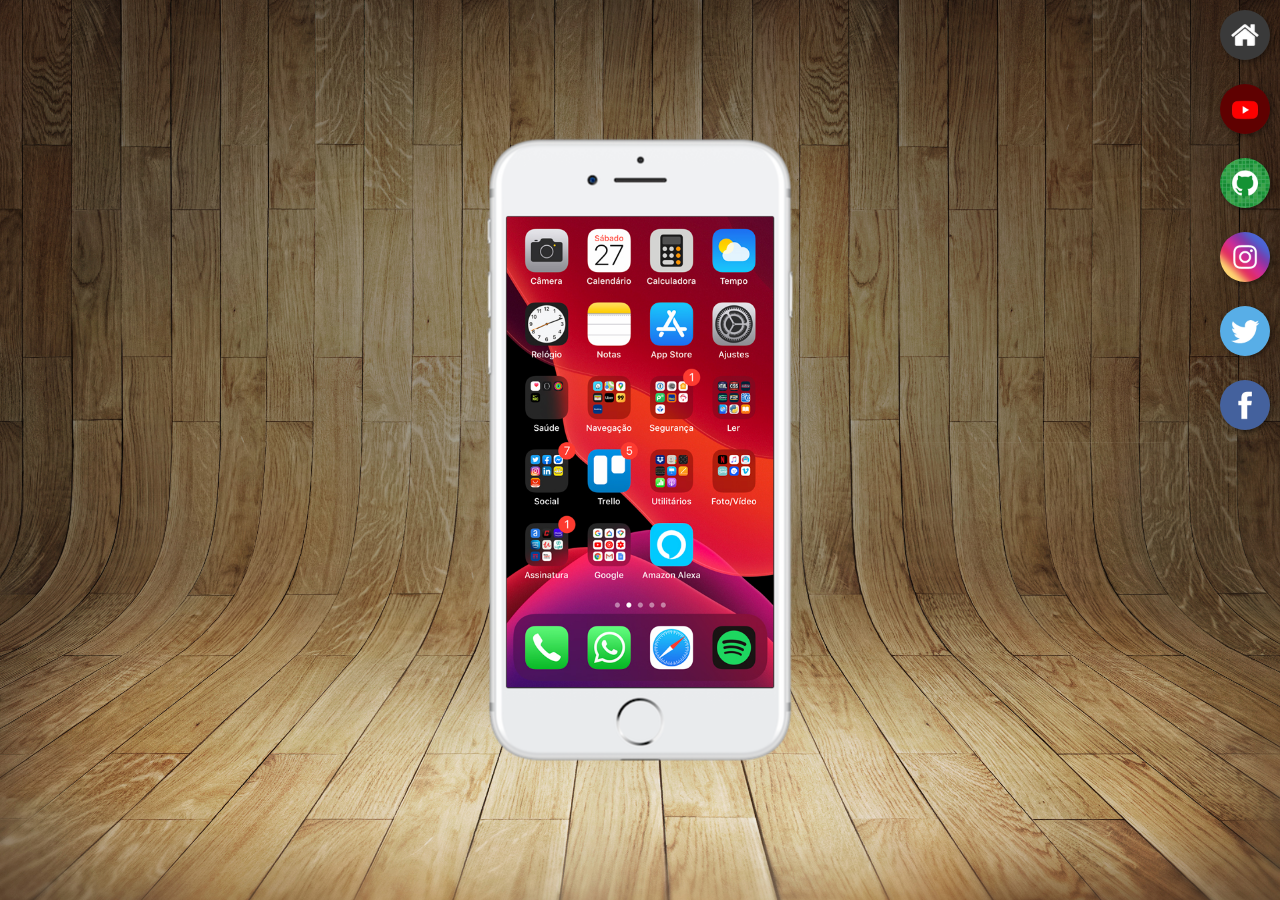
<file: index.html>
<!DOCTYPE html>
<html lang="pt-br">
<head>
    <meta charset="UTF-8">
    <meta http-equiv="X-UA-Compatible" content="IE=edge">
    <meta name="viewport" content="width=device-width, initial-scale=1.0">
    <link rel="shortcut icon" href="favicon.ico" type="image/x-icon">
    <link rel="stylesheet" href="estilos/style.css">
    <title>Projeto Redes Sociais</title>
</head>
<body>
    <main>
        <section id="telefone">
            <iframe src="home.html" name="tela" id="tela" frameborder="0">
                Seu navegador não é compatível com isso.    
            </iframe>
        </section>
        <section id="redes-sociais">
            <a href="home.html" target="tela"><img src="imagens/logo-home.jpg" alt="Home"></a> <br>
            <a href="youtube.html" target="tela"><img src="imagens/logo-youtube.jpg" alt="Youtube"></a> <br>
            <a href="github.html" target="tela"><img src="imagens/logo-github.jpg" alt="Github"></a> <br>
            <a href="instagram.html" target="tela"><img src="imagens/logo-instagram.jpg" alt="Instagram"></a> <br>
            <a href="twitter.html" target="tela"><img src="imagens/logo-twitter.jpg" alt="Twitter"></a> <br>
            <a href="facebook.html" target="tela"><img src="imagens/logo-facebook.jpg" alt="Facebook"></a>
        </section>
    </main>
</body>
</html>
</file>
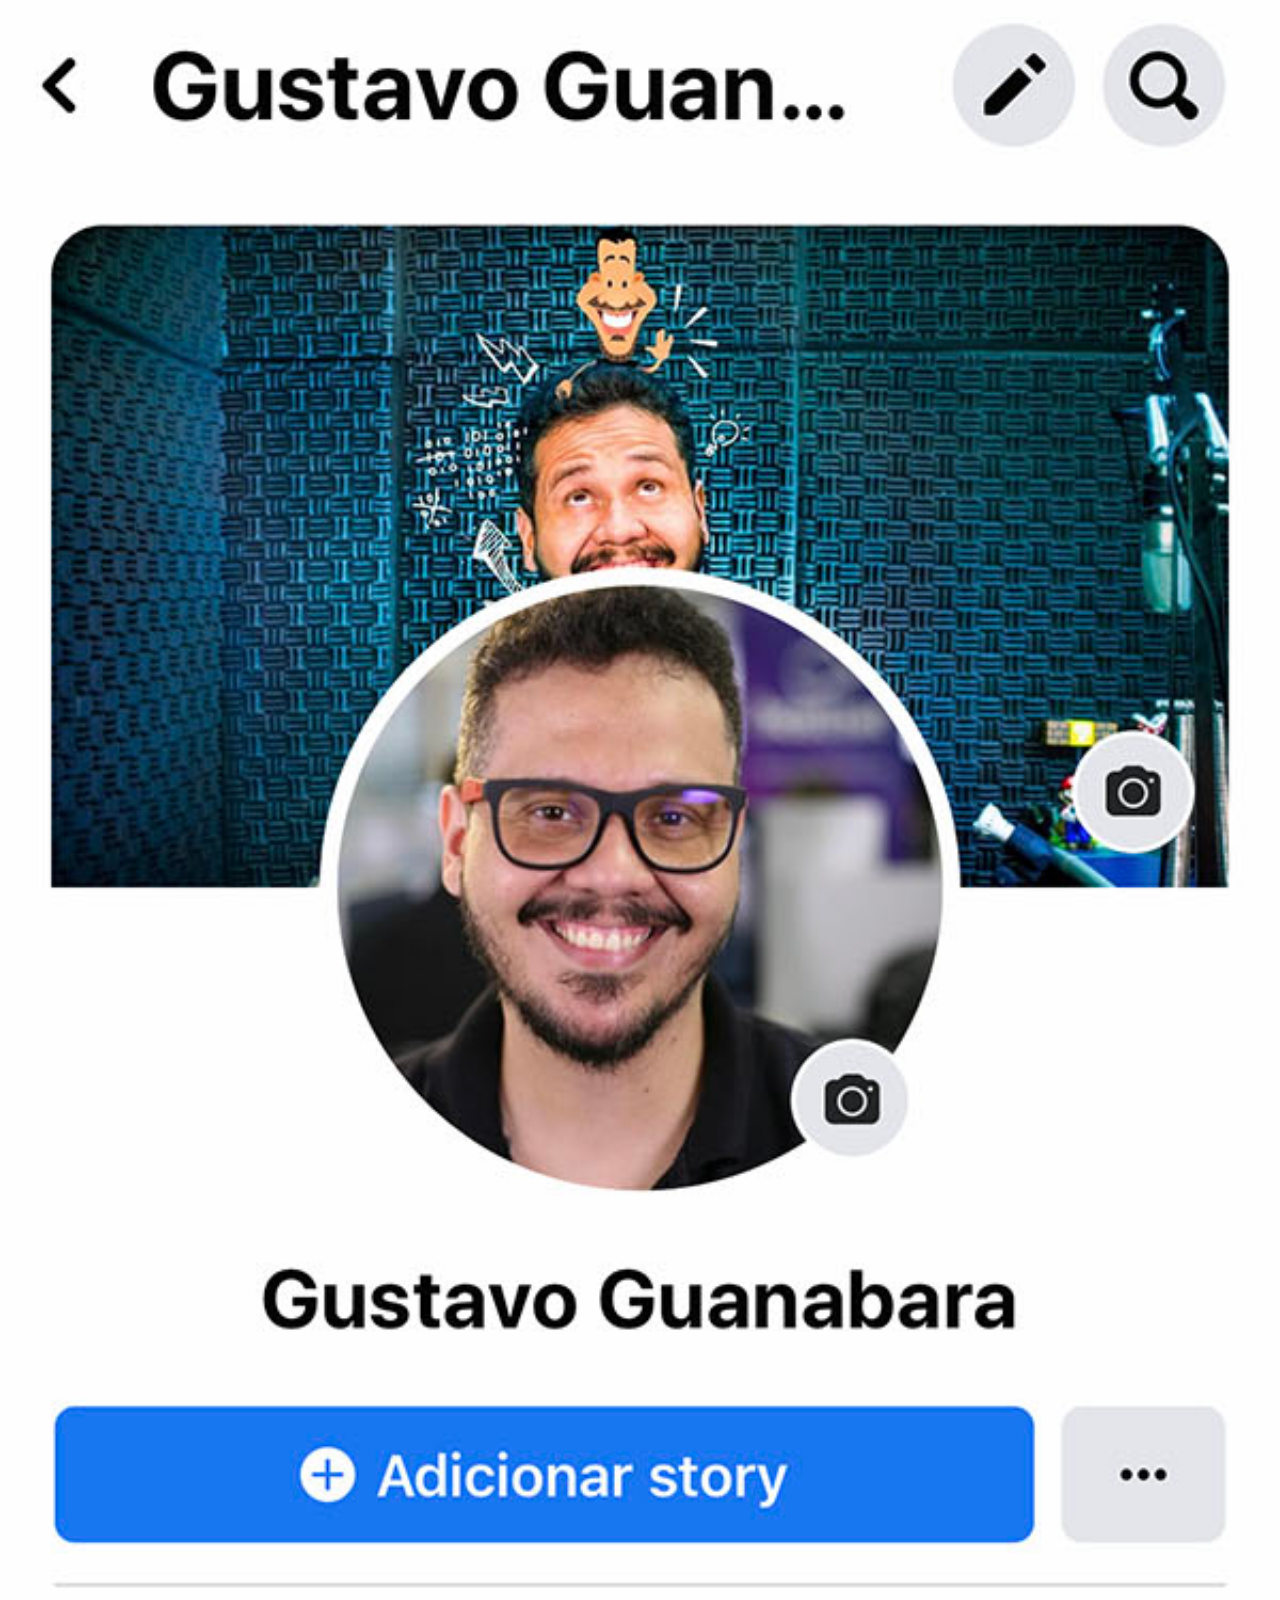
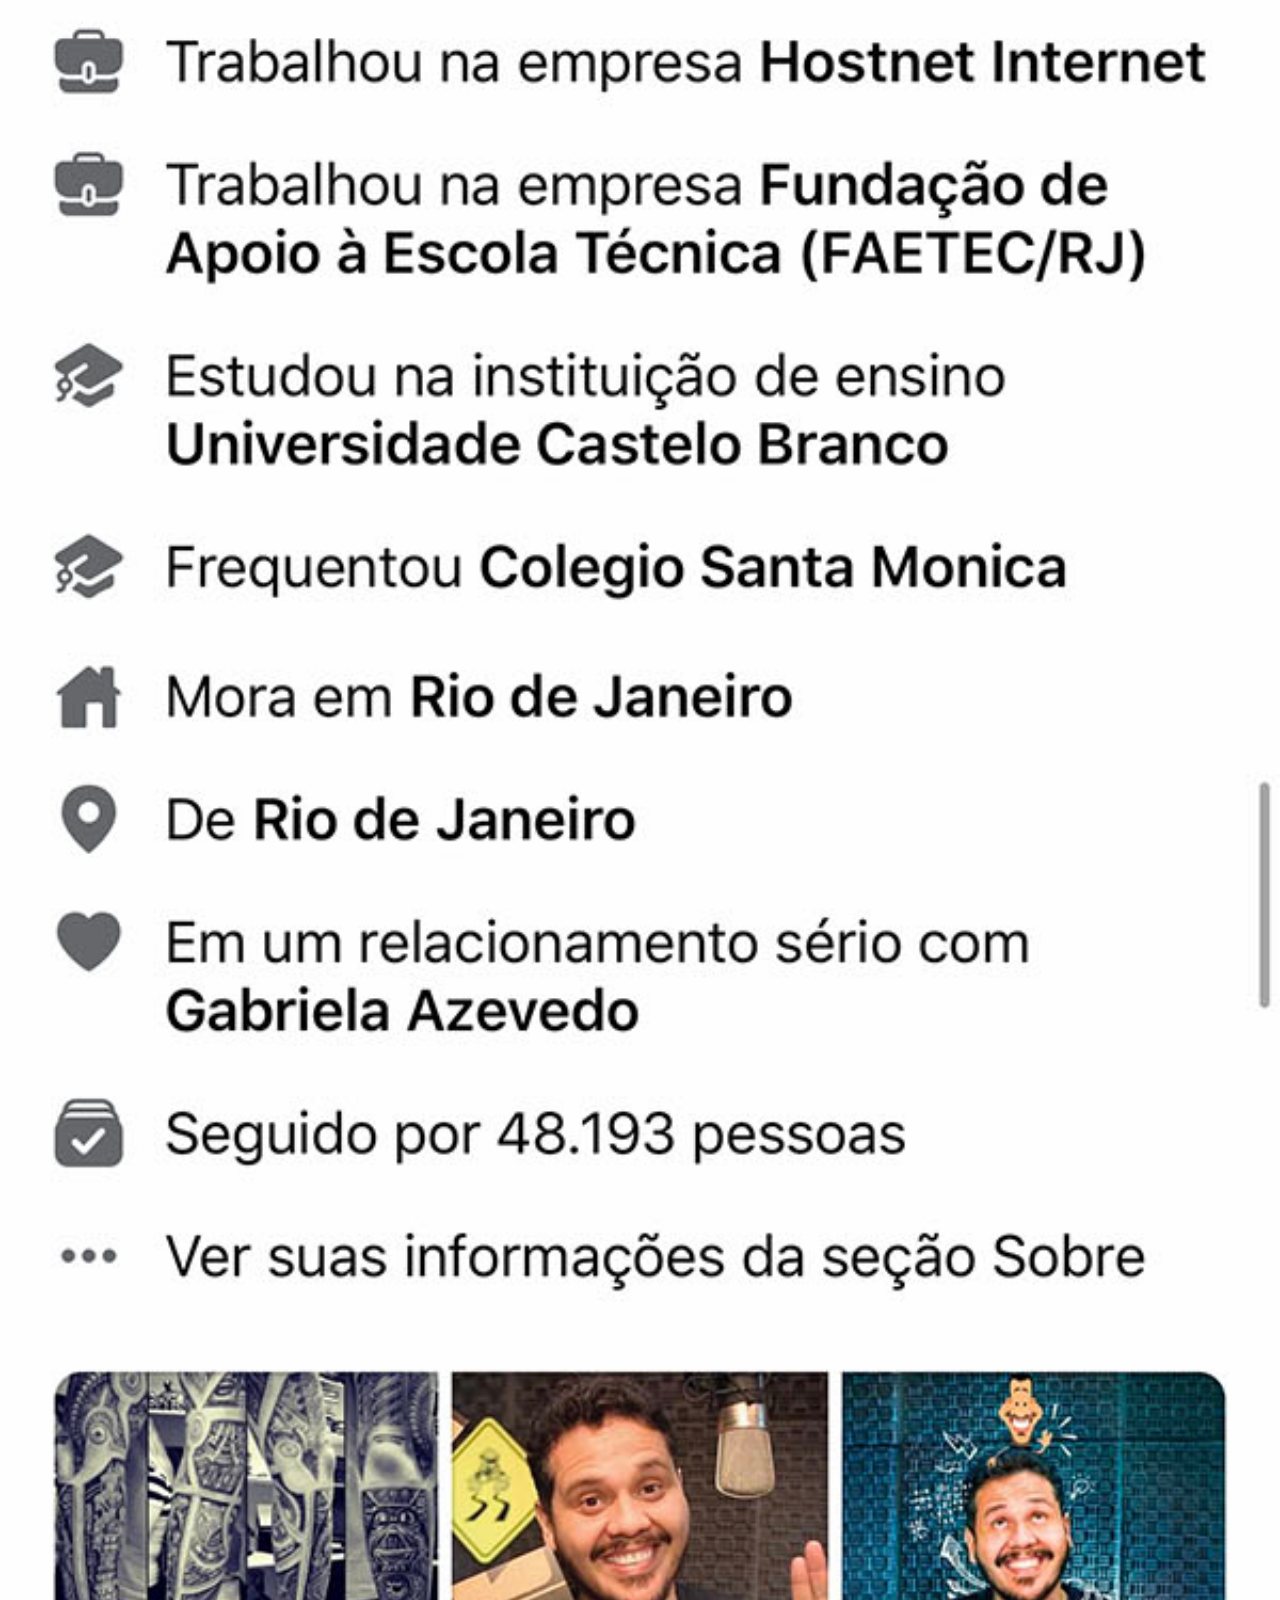
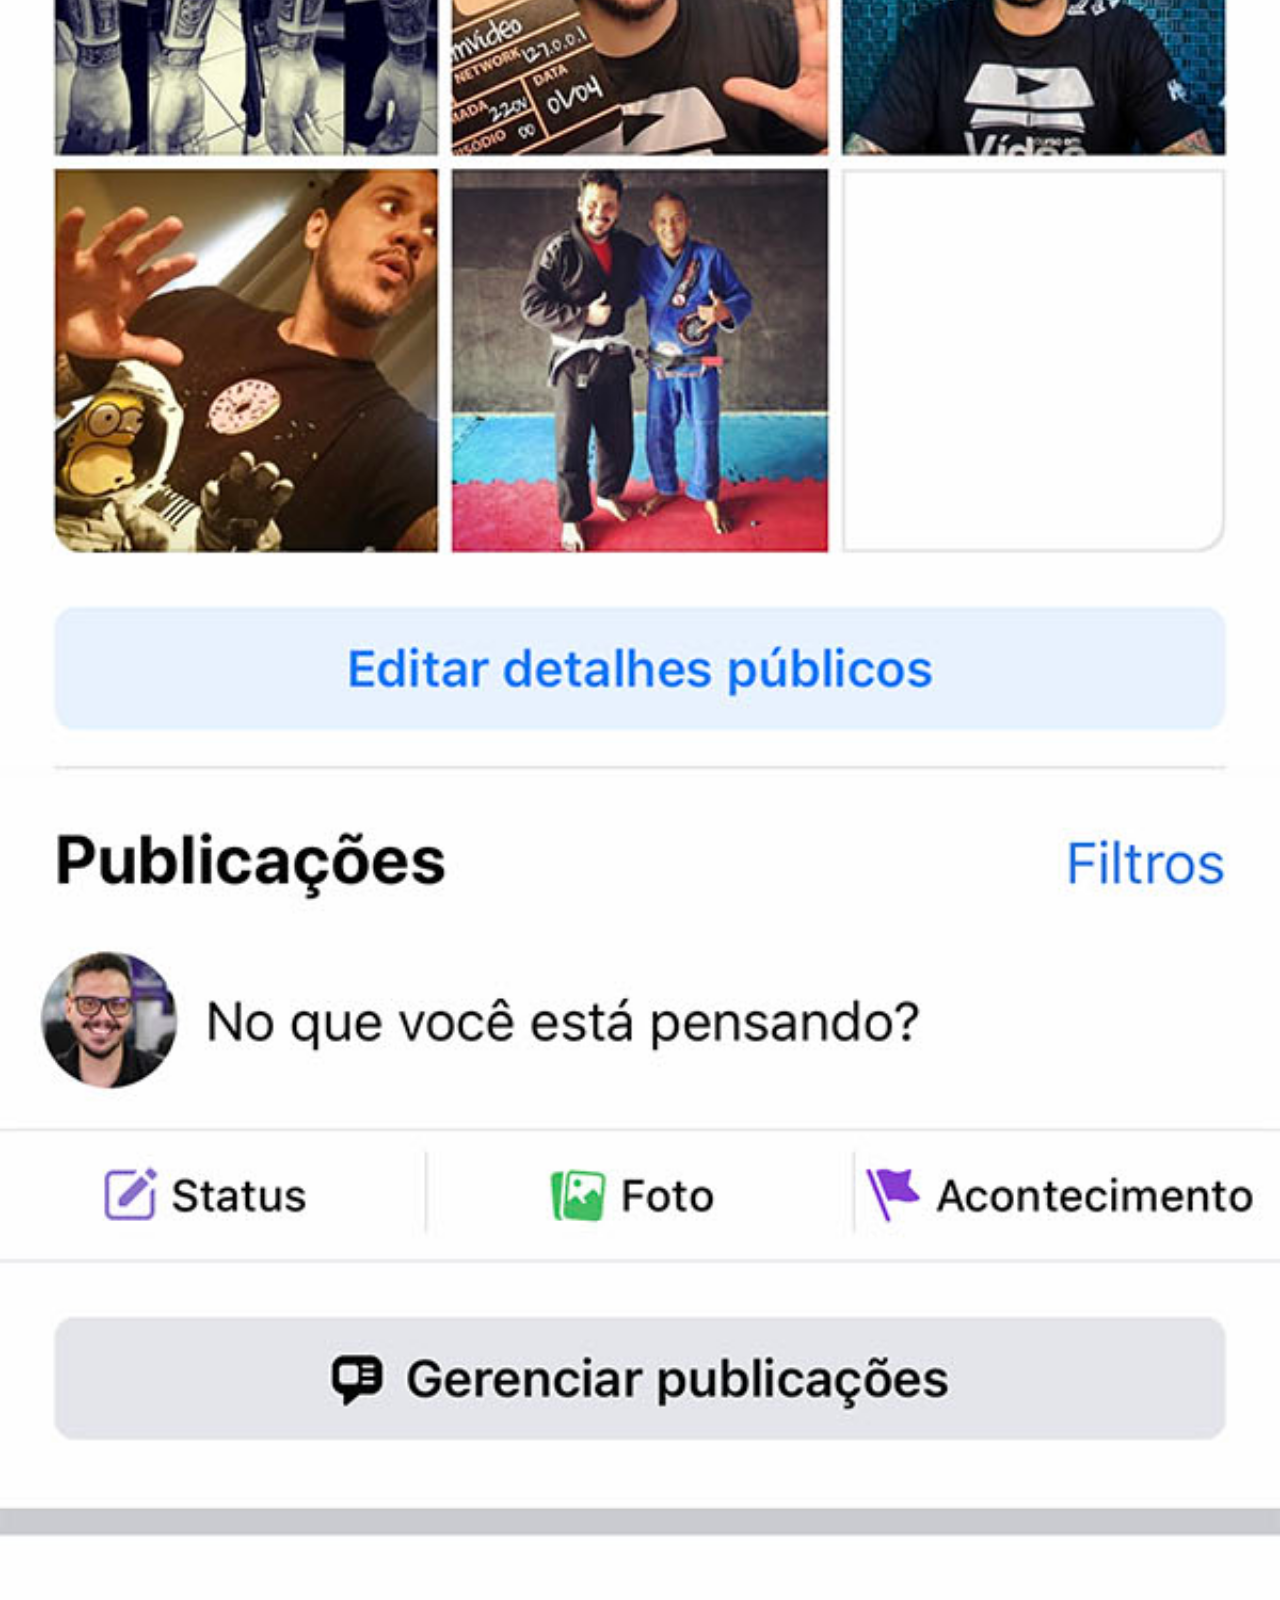
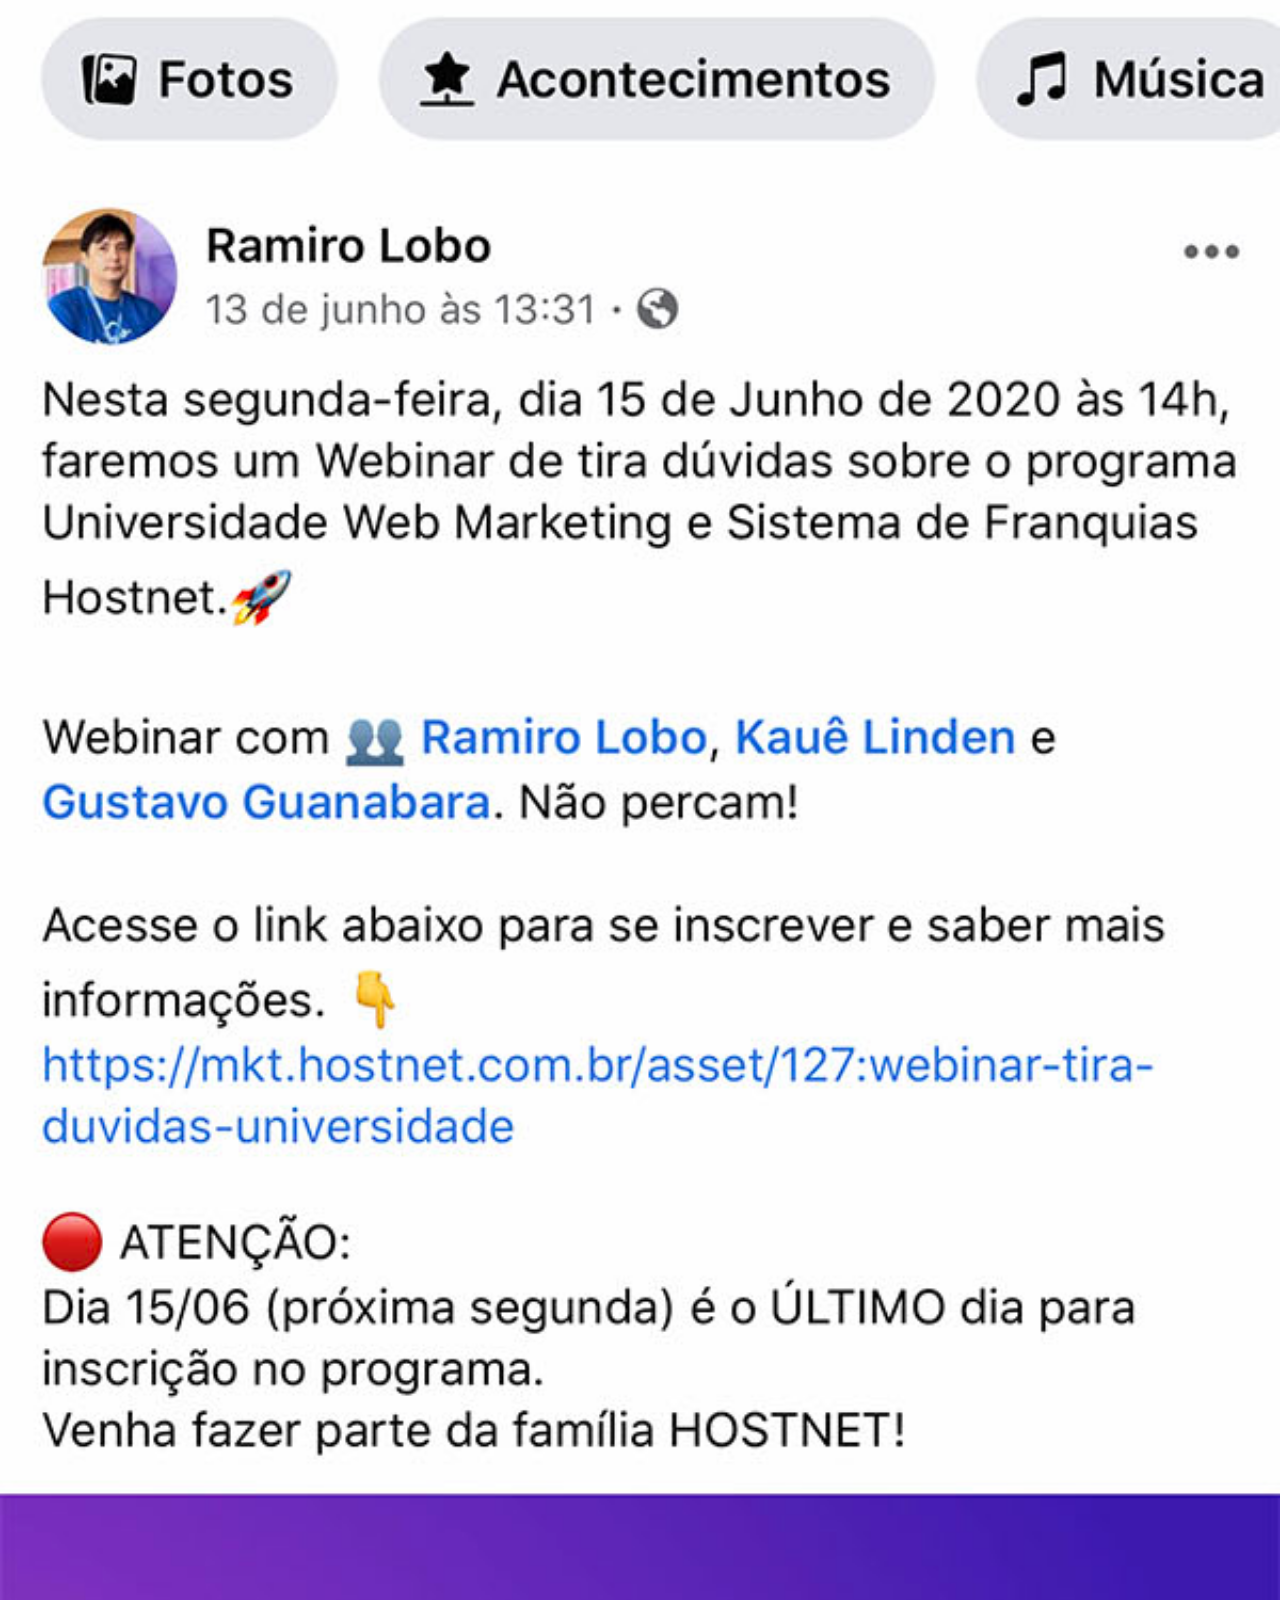
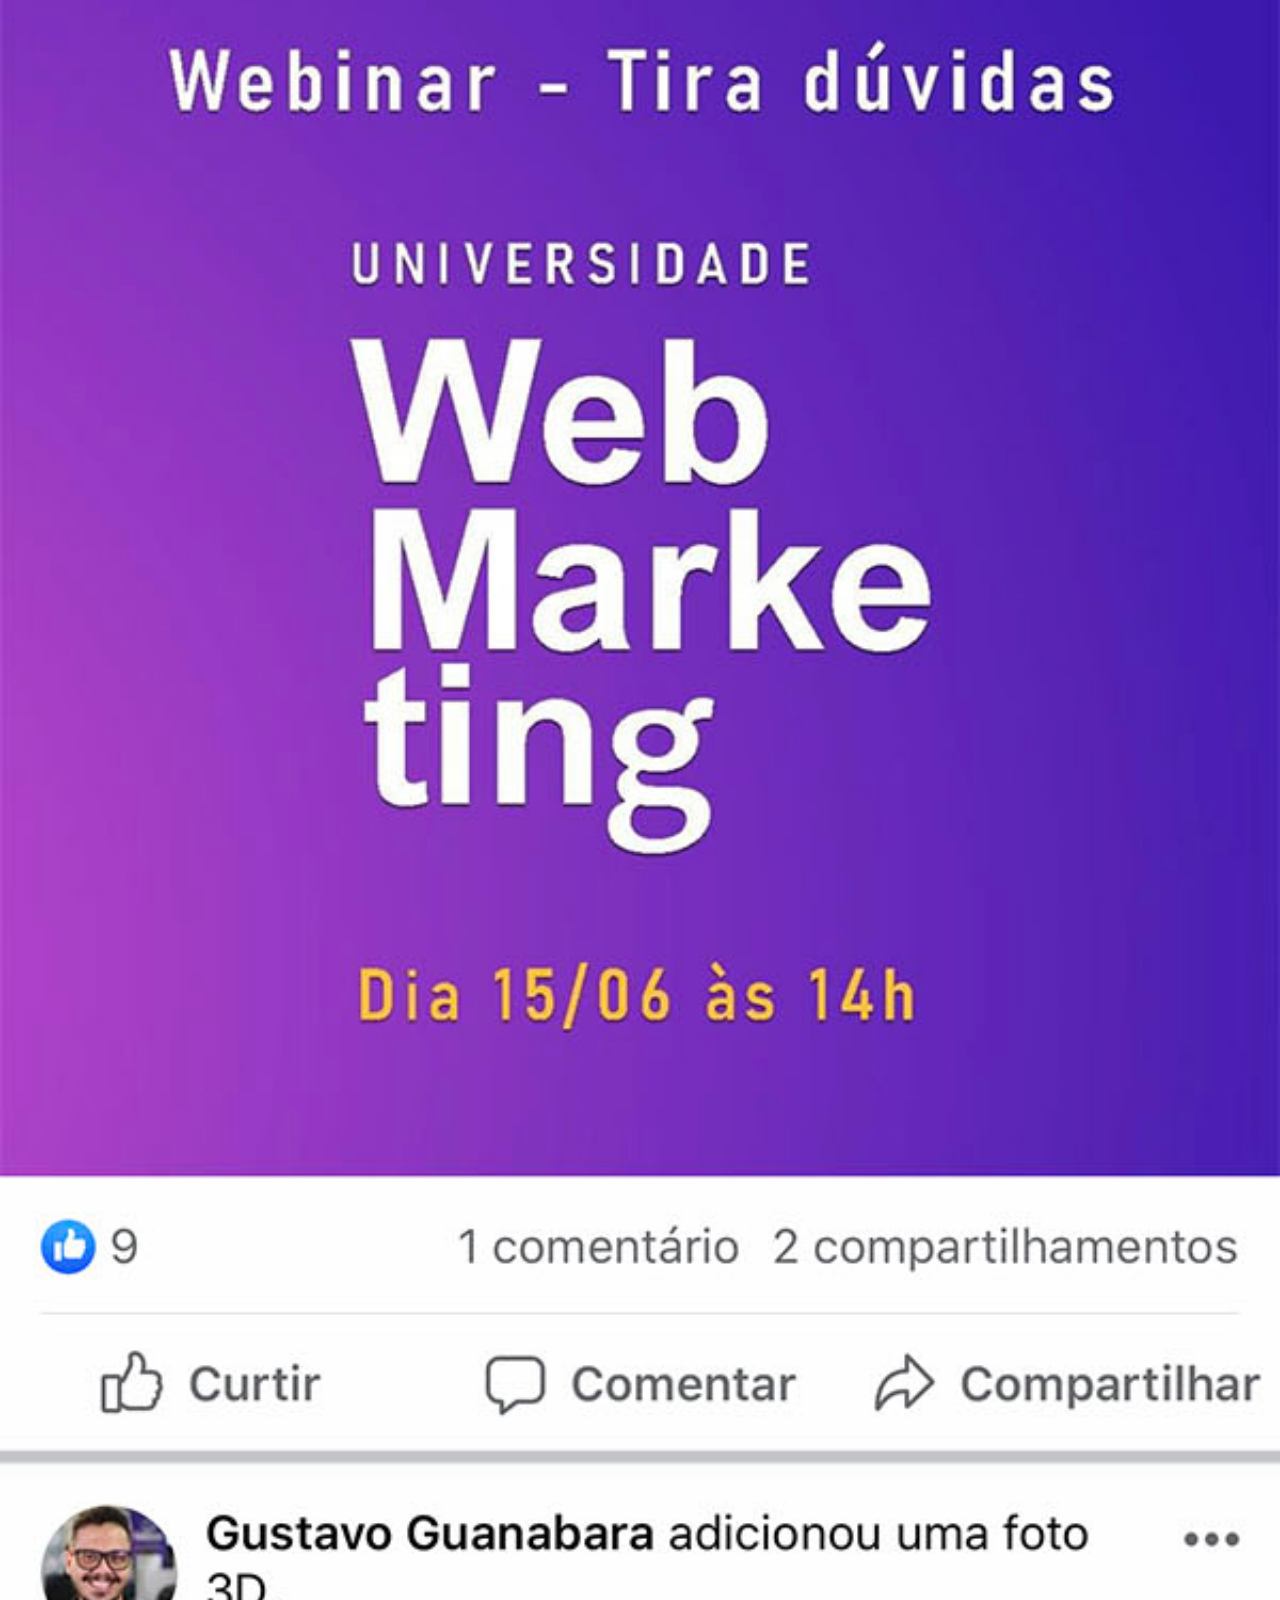
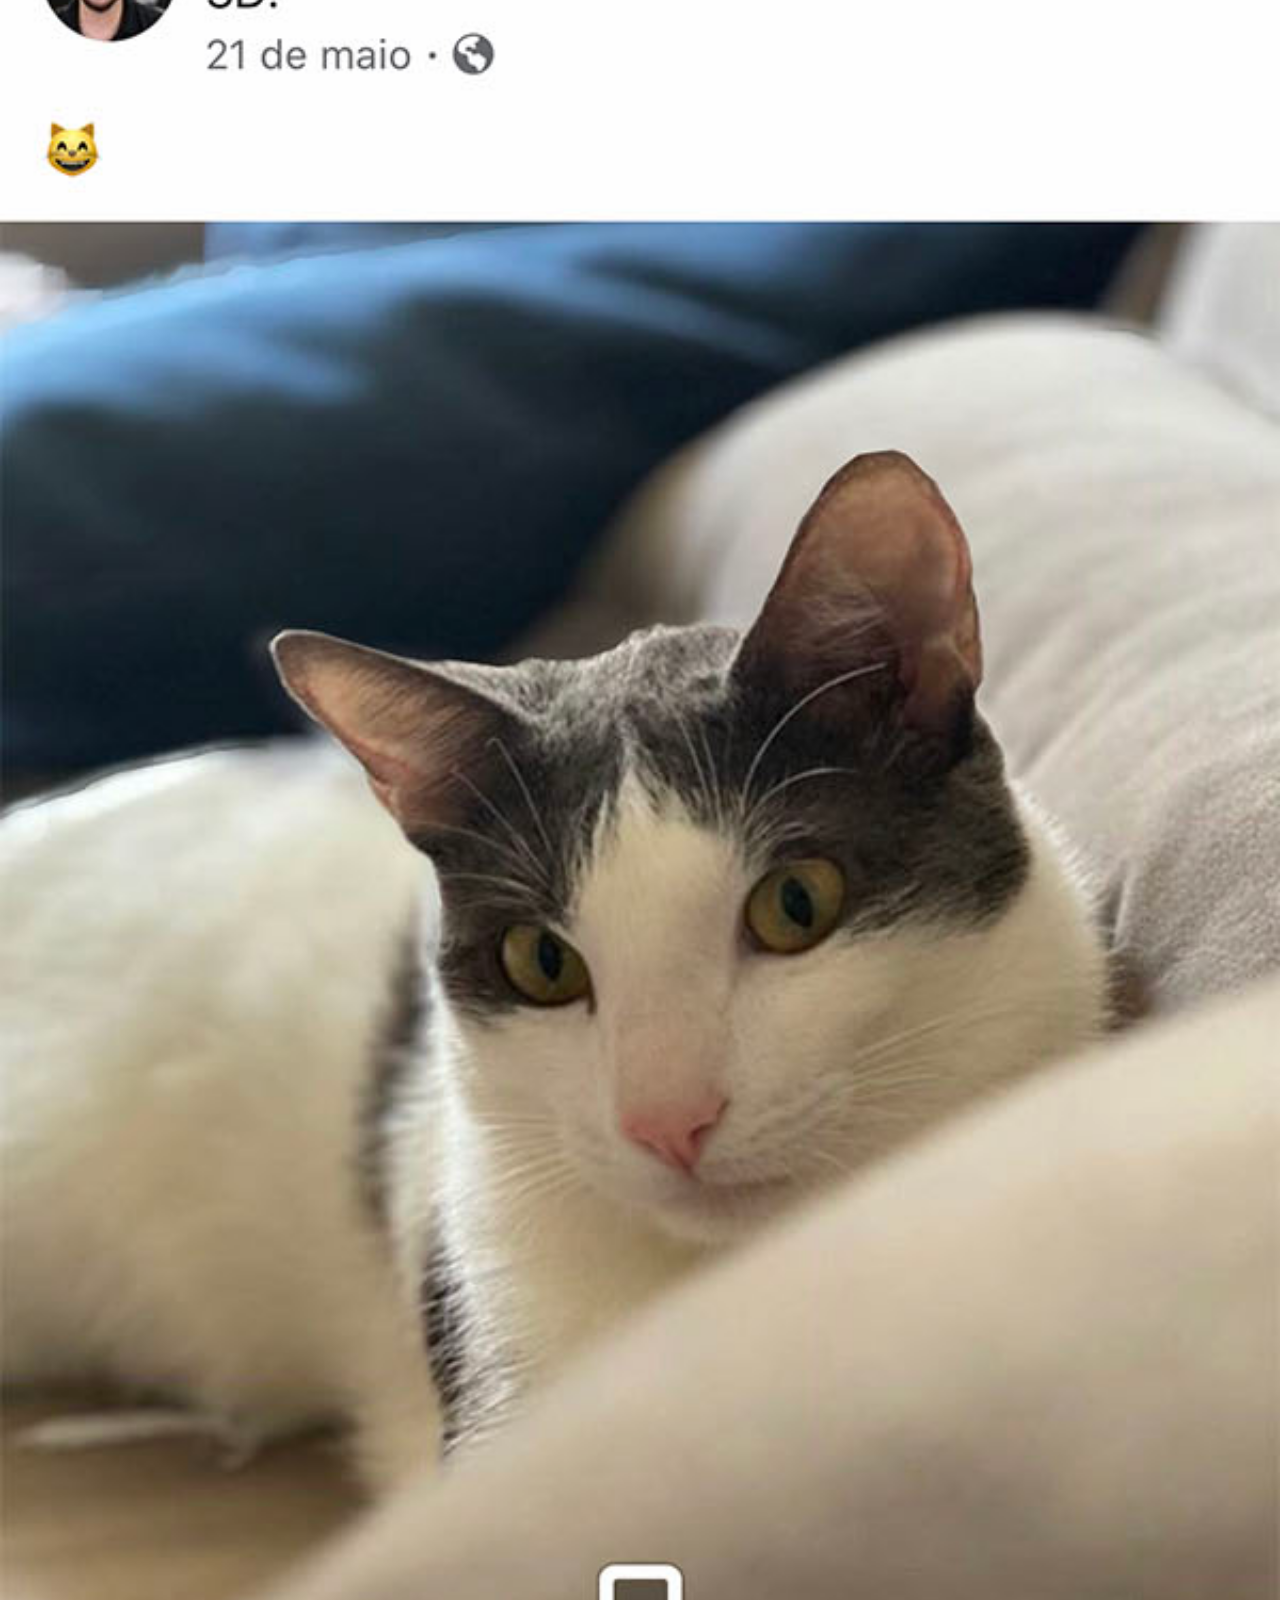
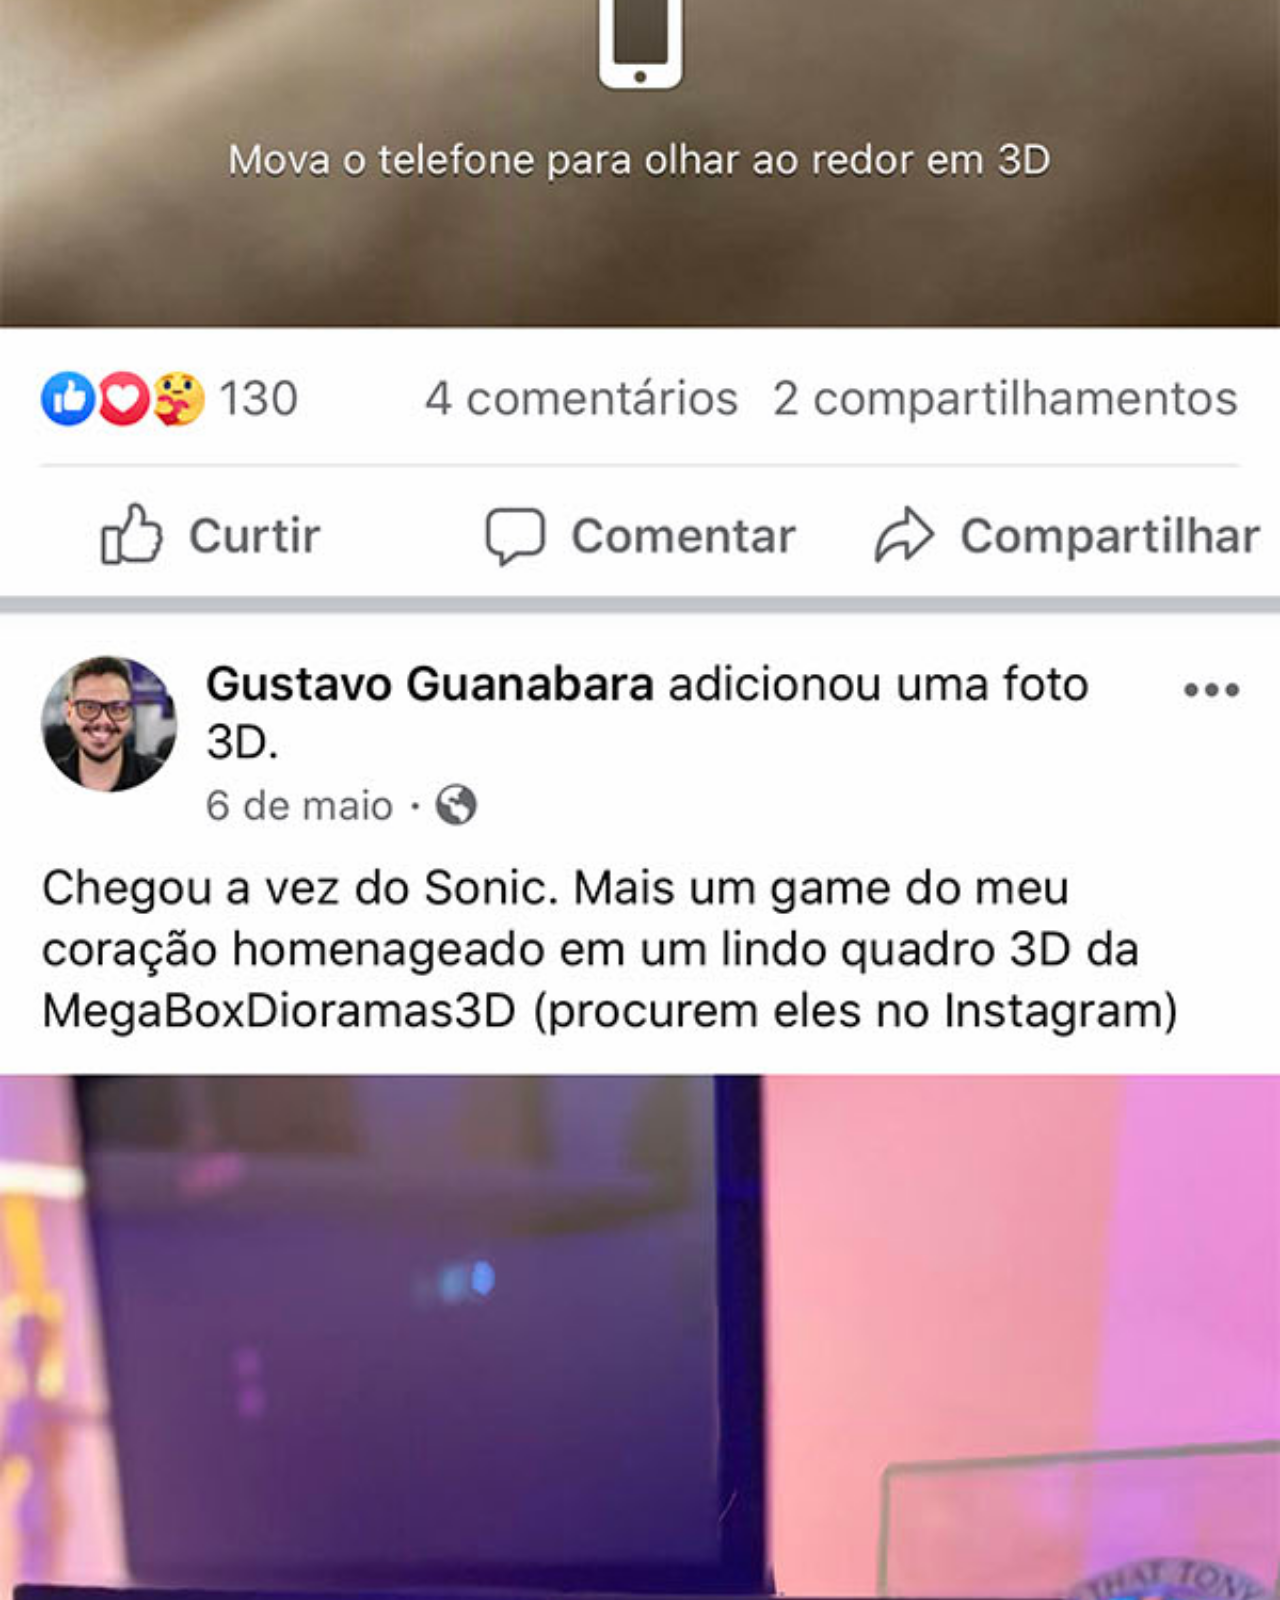
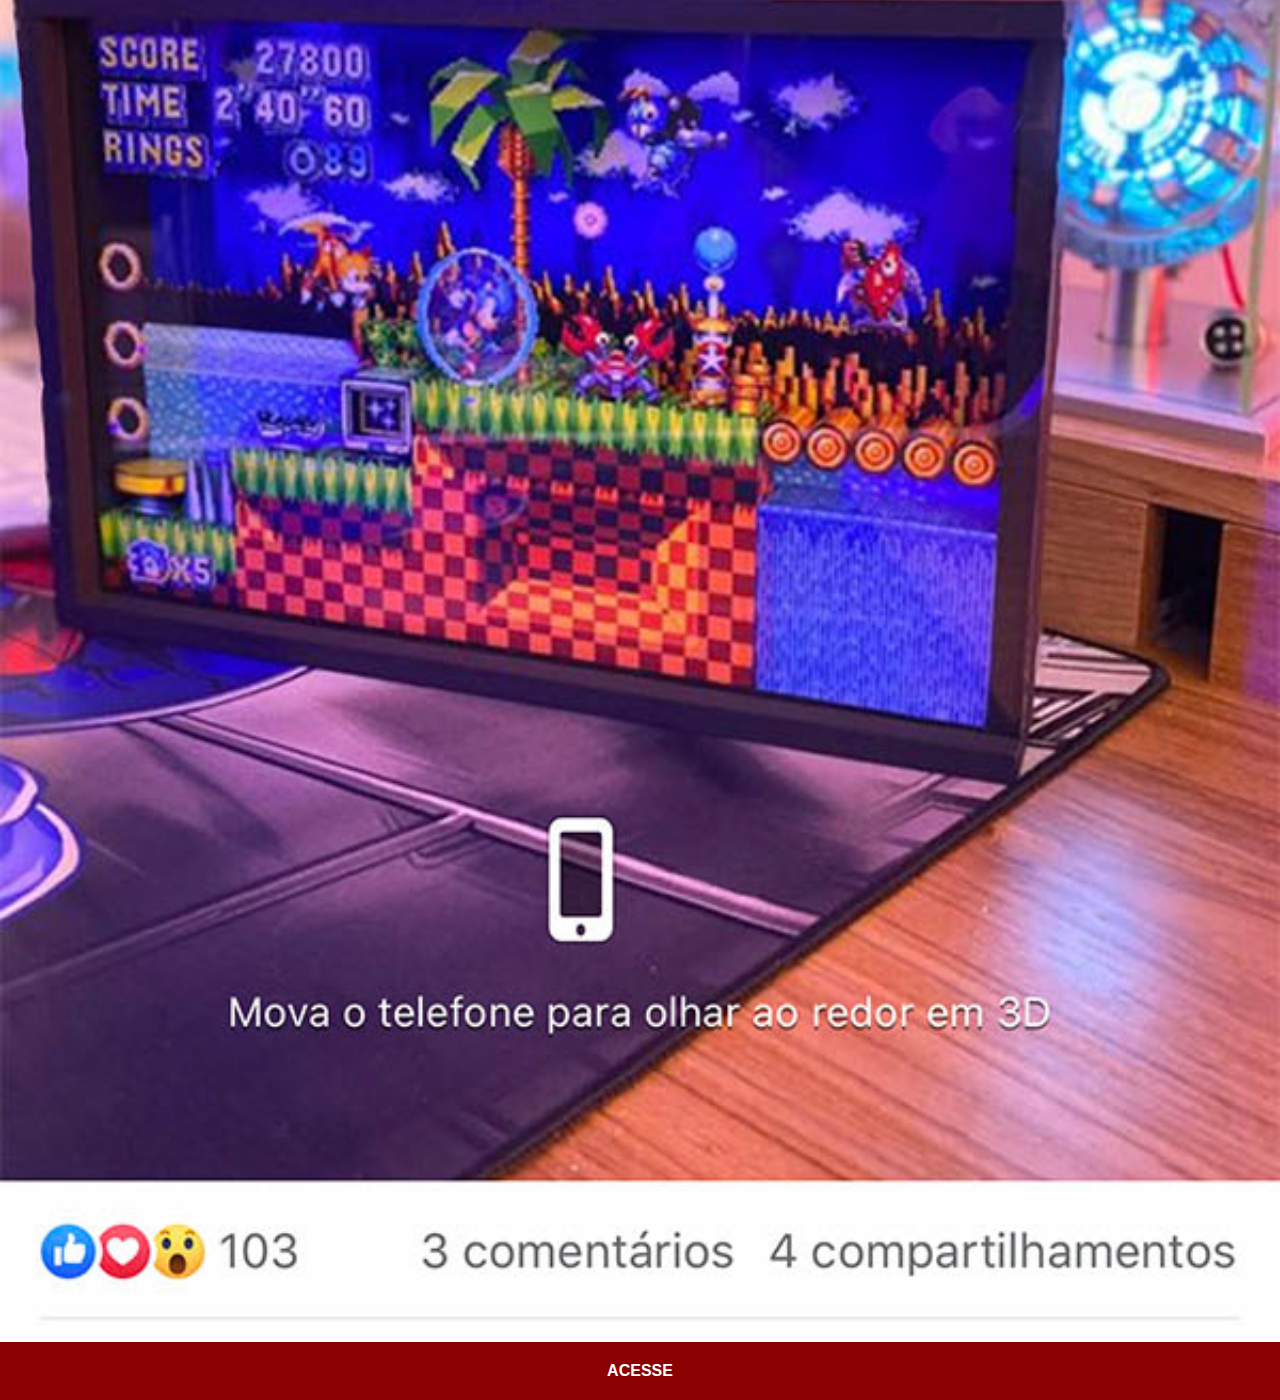
<file: facebook.html>
<!DOCTYPE html>
<html lang="pt-br">
<head>
    <meta charset="UTF-8">
    <meta http-equiv="X-UA-Compatible" content="IE=edge">
    <meta name="viewport" content="width=device-width, initial-scale=1.0">
    <title>Facebook</title>
    <link rel="stylesheet" href="estilos/social.css">
</head>
<body>
    <img src="imagens/tela-facebook.jpg" alt="Facebook">
    <a href="https://www.facebook.com/gustavoguanabara">ACESSE</a>
</body>
</html>
</file>
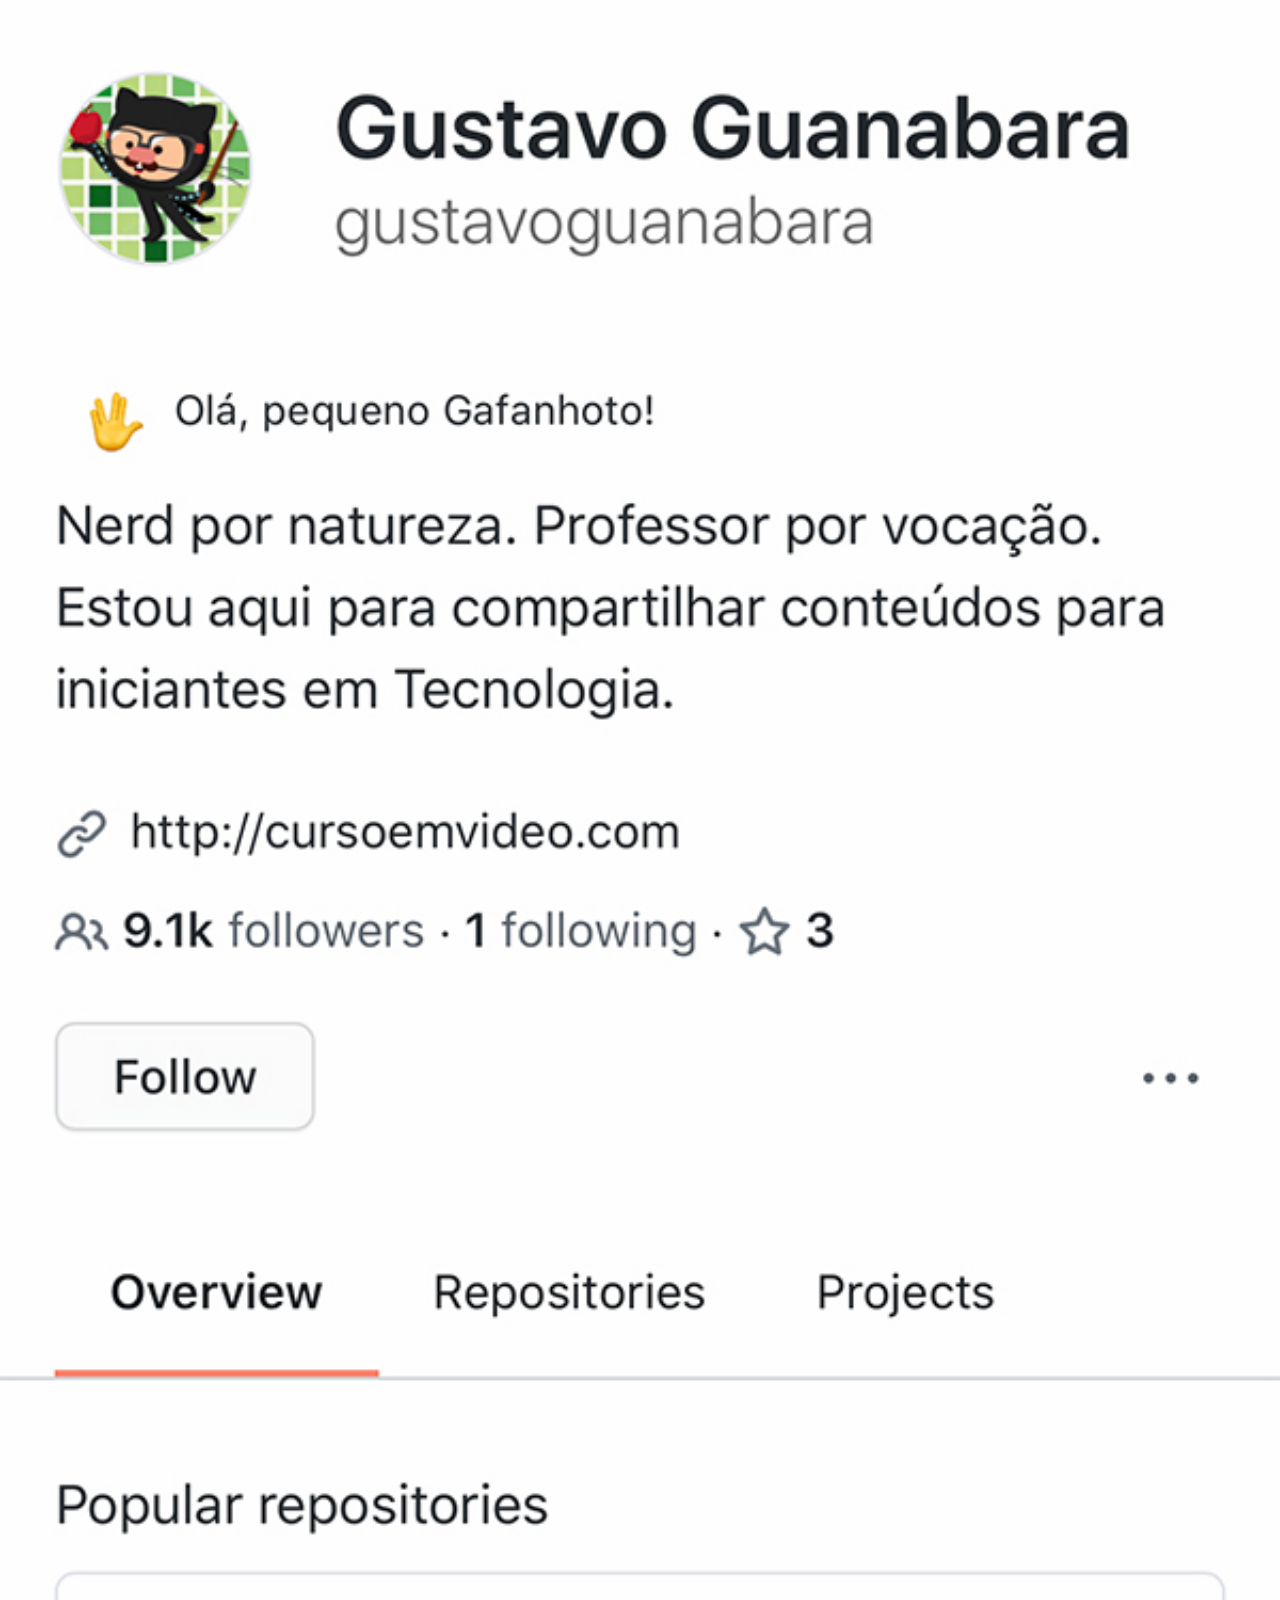
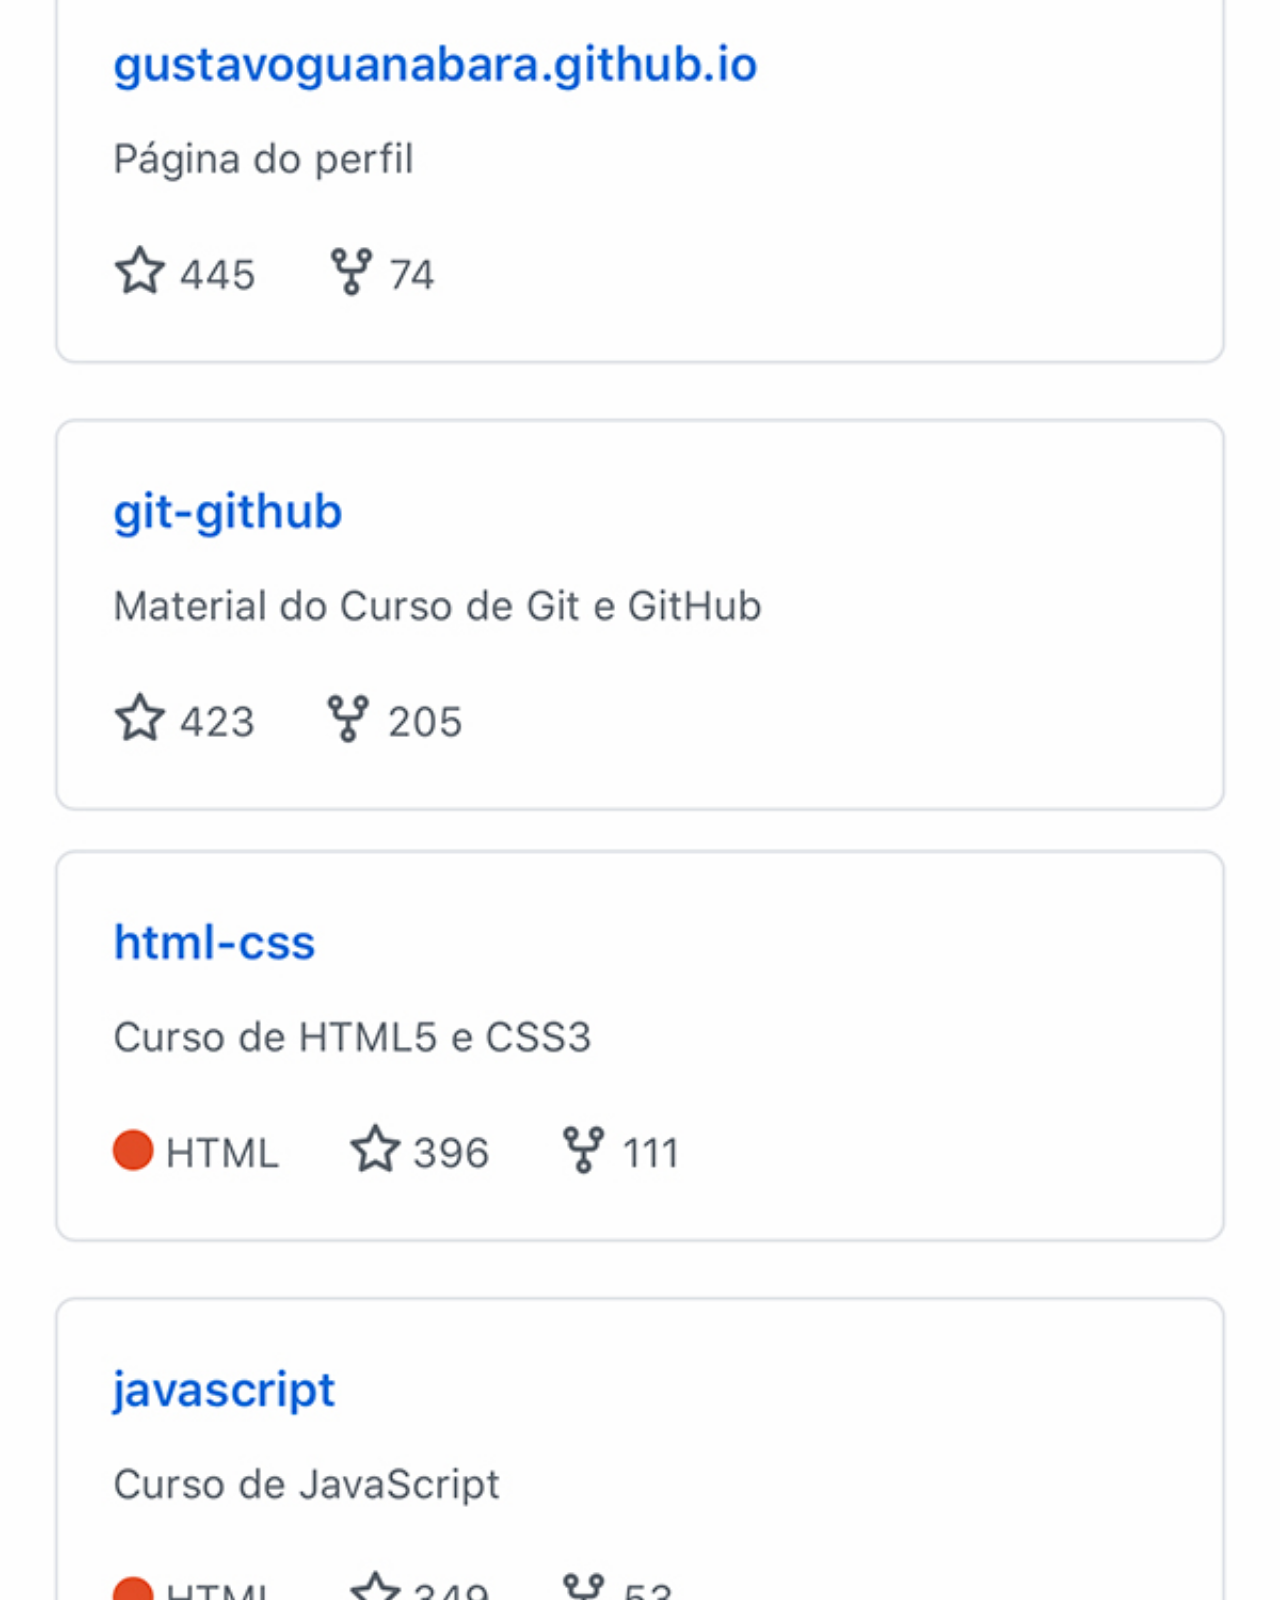
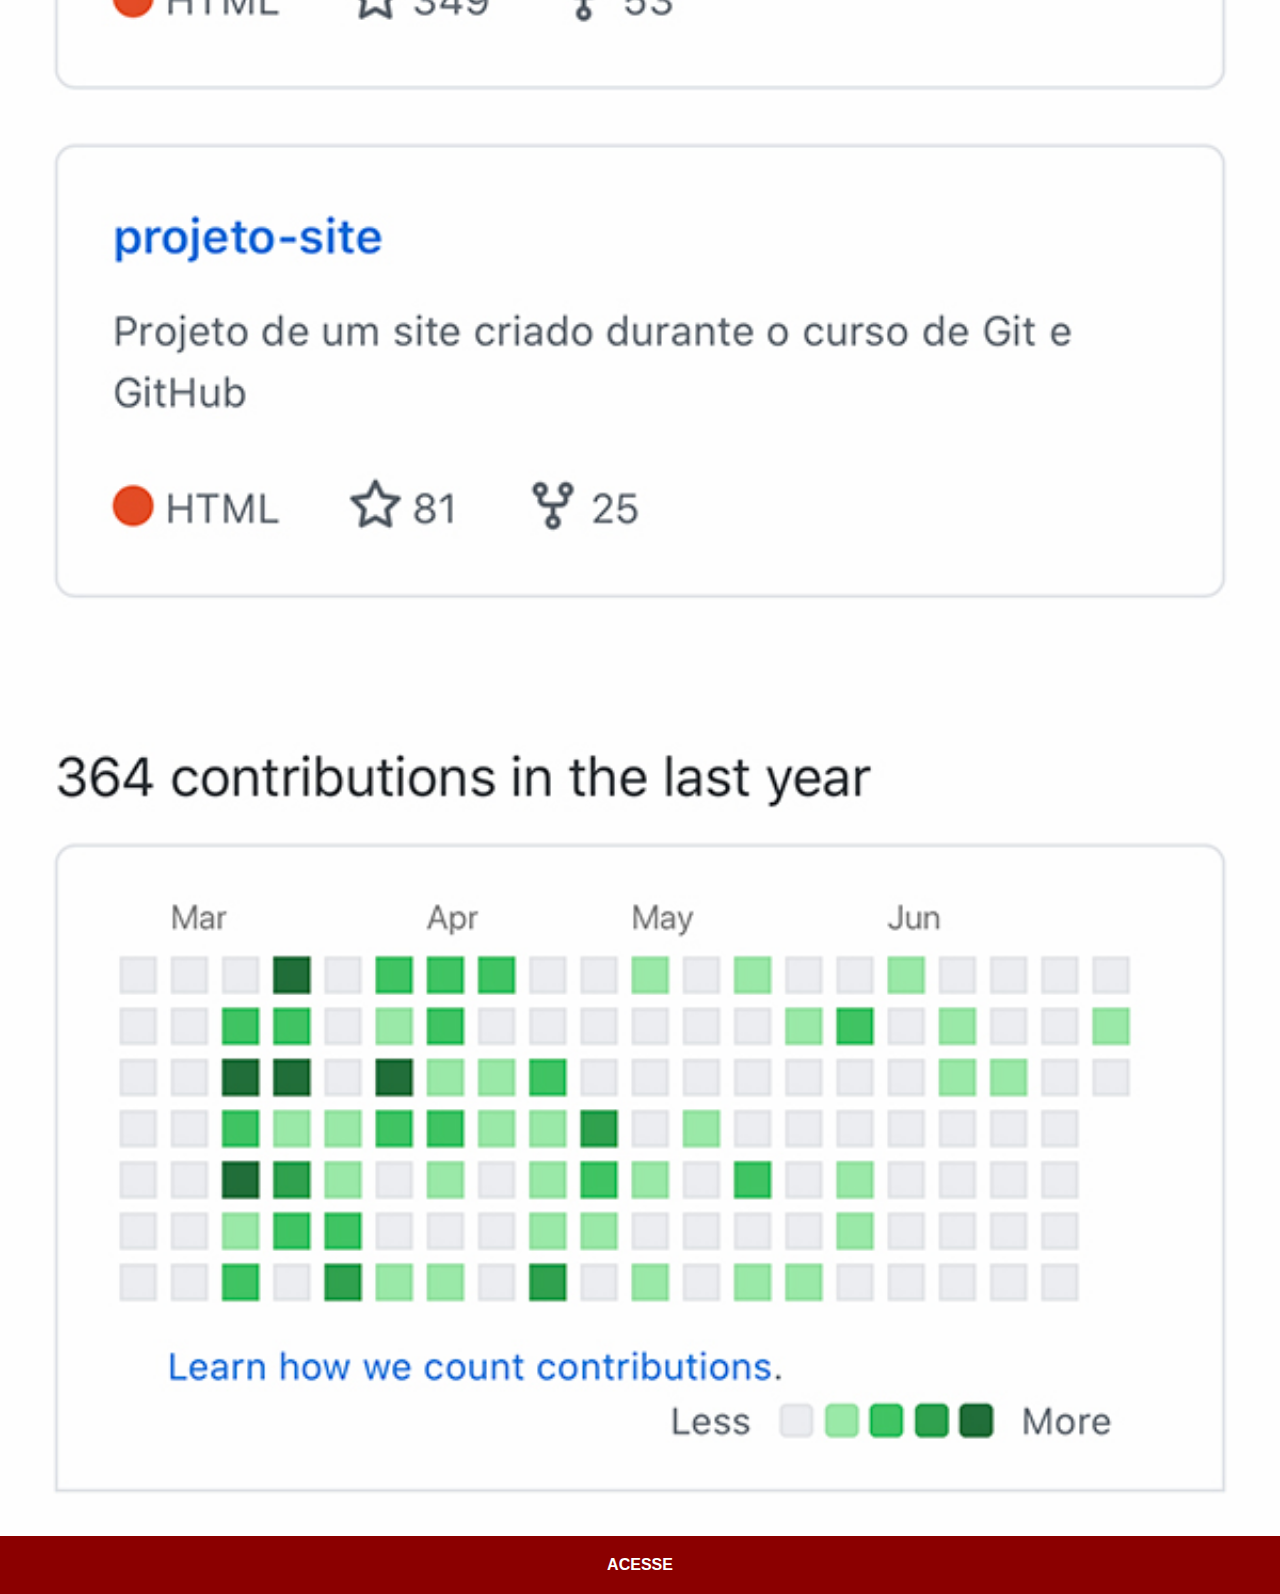
<file: github.html>
<!DOCTYPE html>
<html lang="pt-br">
<head>
    <meta charset="UTF-8">
    <meta http-equiv="X-UA-Compatible" content="IE=edge">
    <meta name="viewport" content="width=device-width, initial-scale=1.0">
    <title>Github</title>
    <link rel="stylesheet" href="estilos/social.css">
</head>
<body>
    <img src="imagens/tela-github.jpg" alt="Github">
    <a href="https://github.com/gustavoguanabara" target="_blank">ACESSE</a>
</body>
</html>
</file>
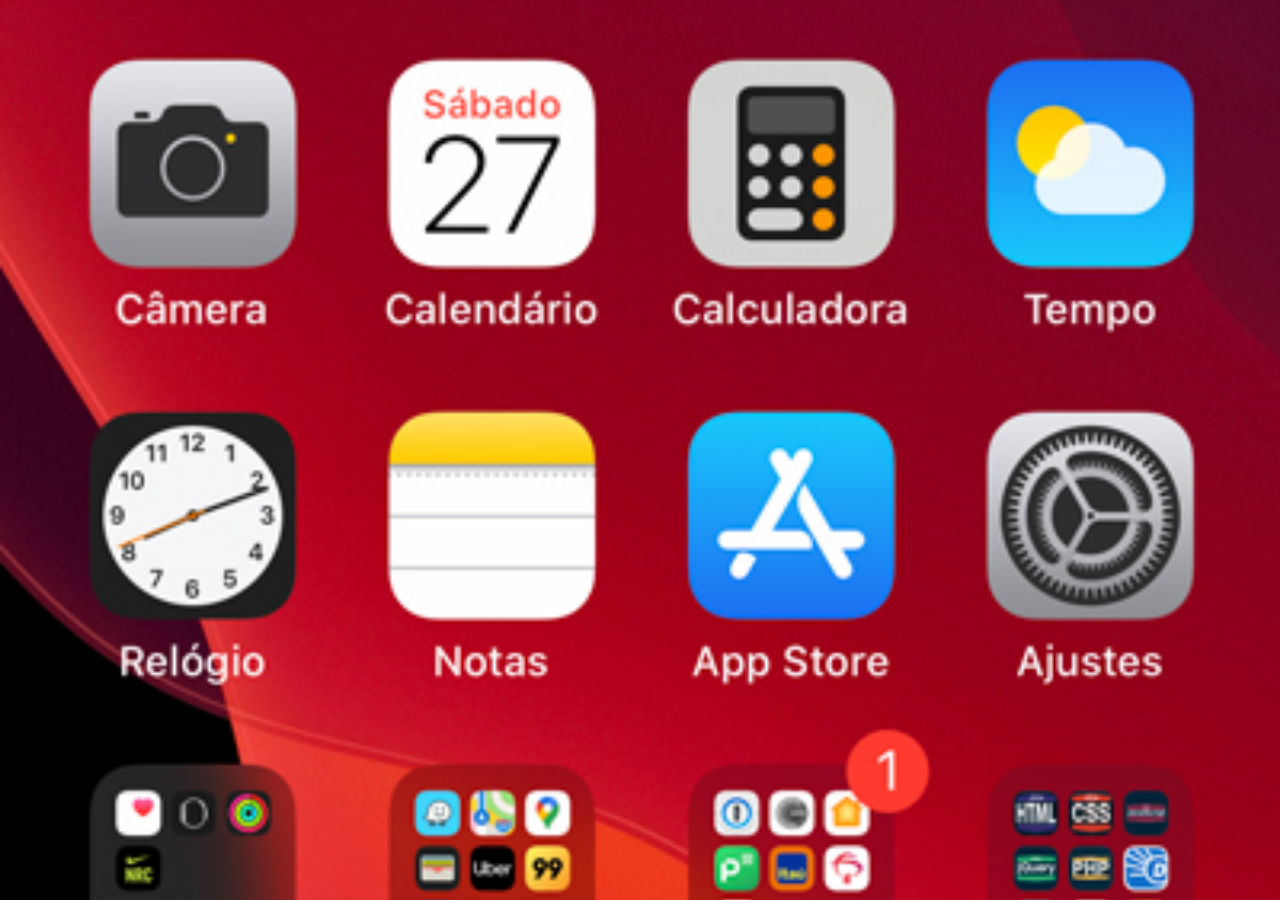
<file: home.html>
<!DOCTYPE html>
<html lang="pt-br">
<head>
    <meta charset="UTF-8">
    <meta http-equiv="X-UA-Compatible" content="IE=edge">
    <meta name="viewport" content="width=device-width, initial-scale=1.0">
    <title>Home</title>
    <style>
        * {
            margin: 0px;
            padding: 0px;            
        }

        body {
            width: 100vw;
            height: 100vh;
            background-color: black;
            background-image: url('imagens/tela-home.jpg');
            background-repeat: no-repeat;
            background-position: top center;
            background-size: cover;
        }
    </style>
</head>
<body>
    
</body>
</html>
</file>
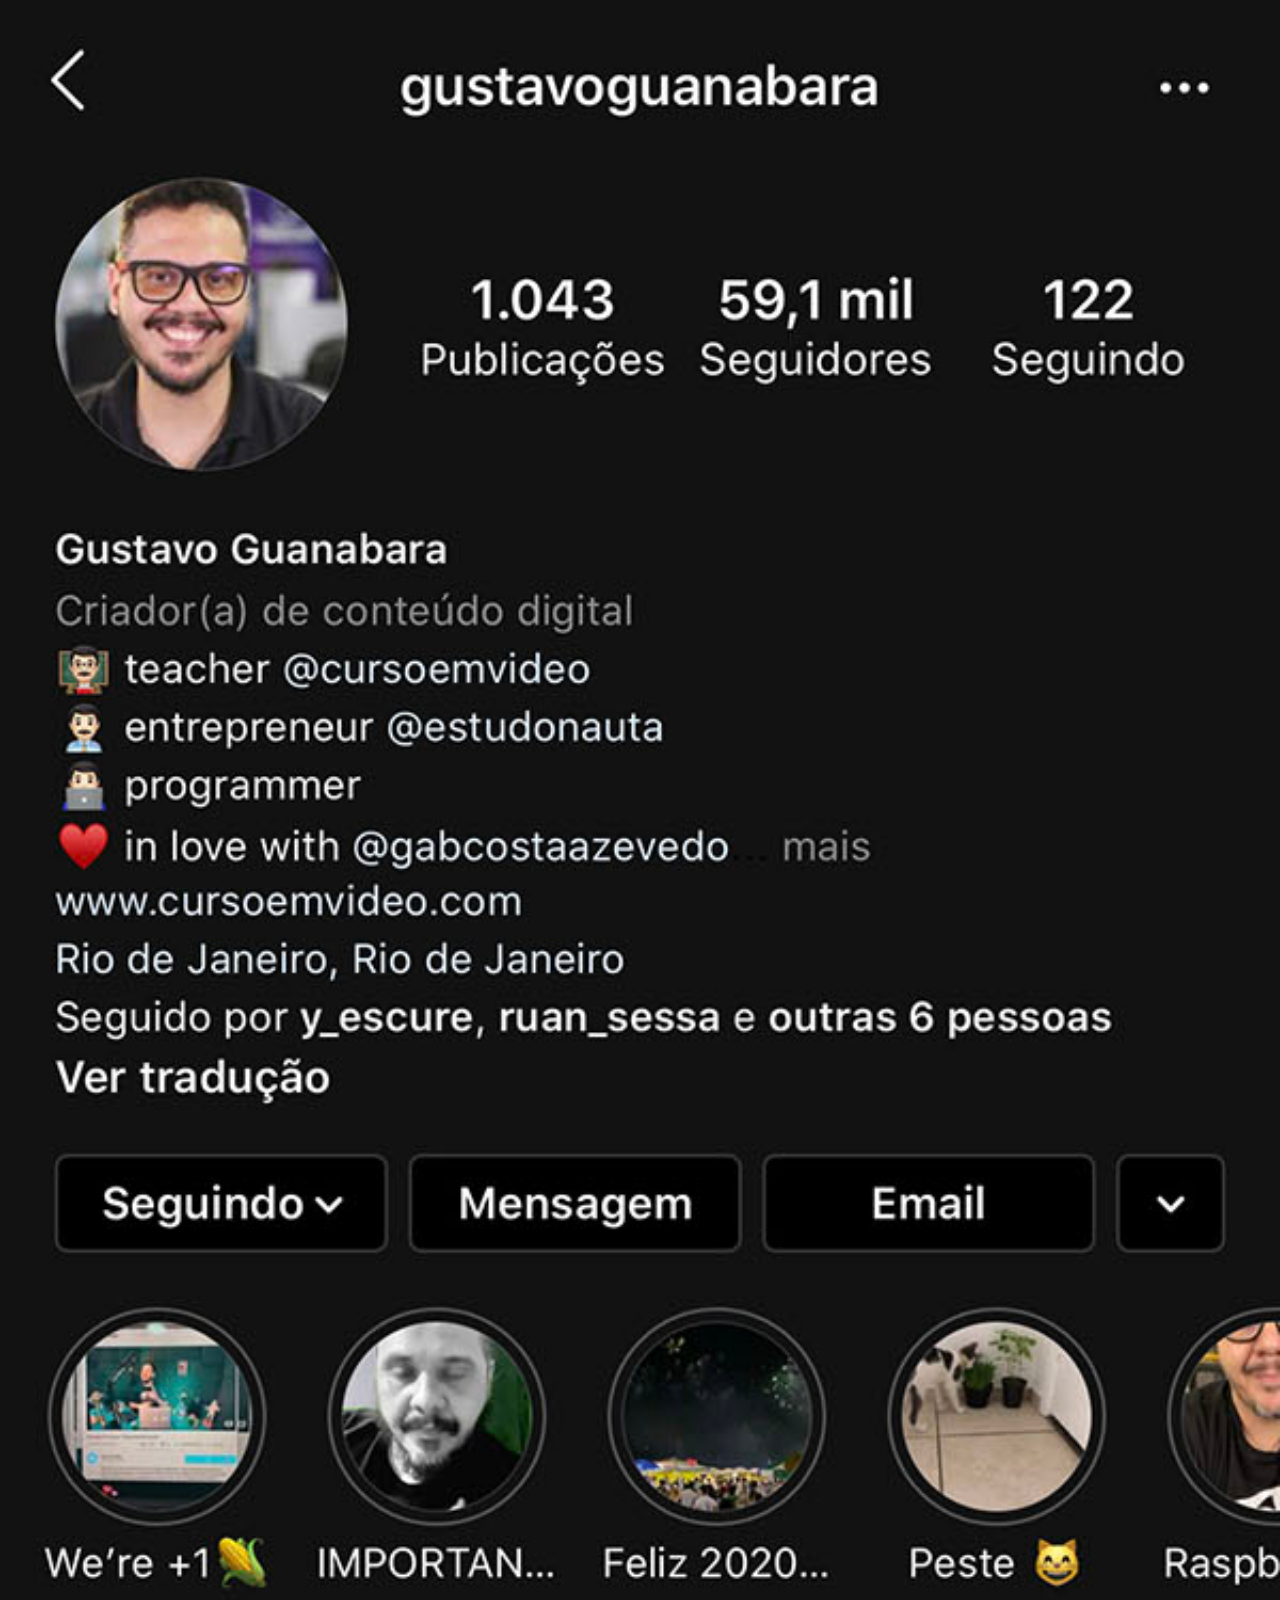
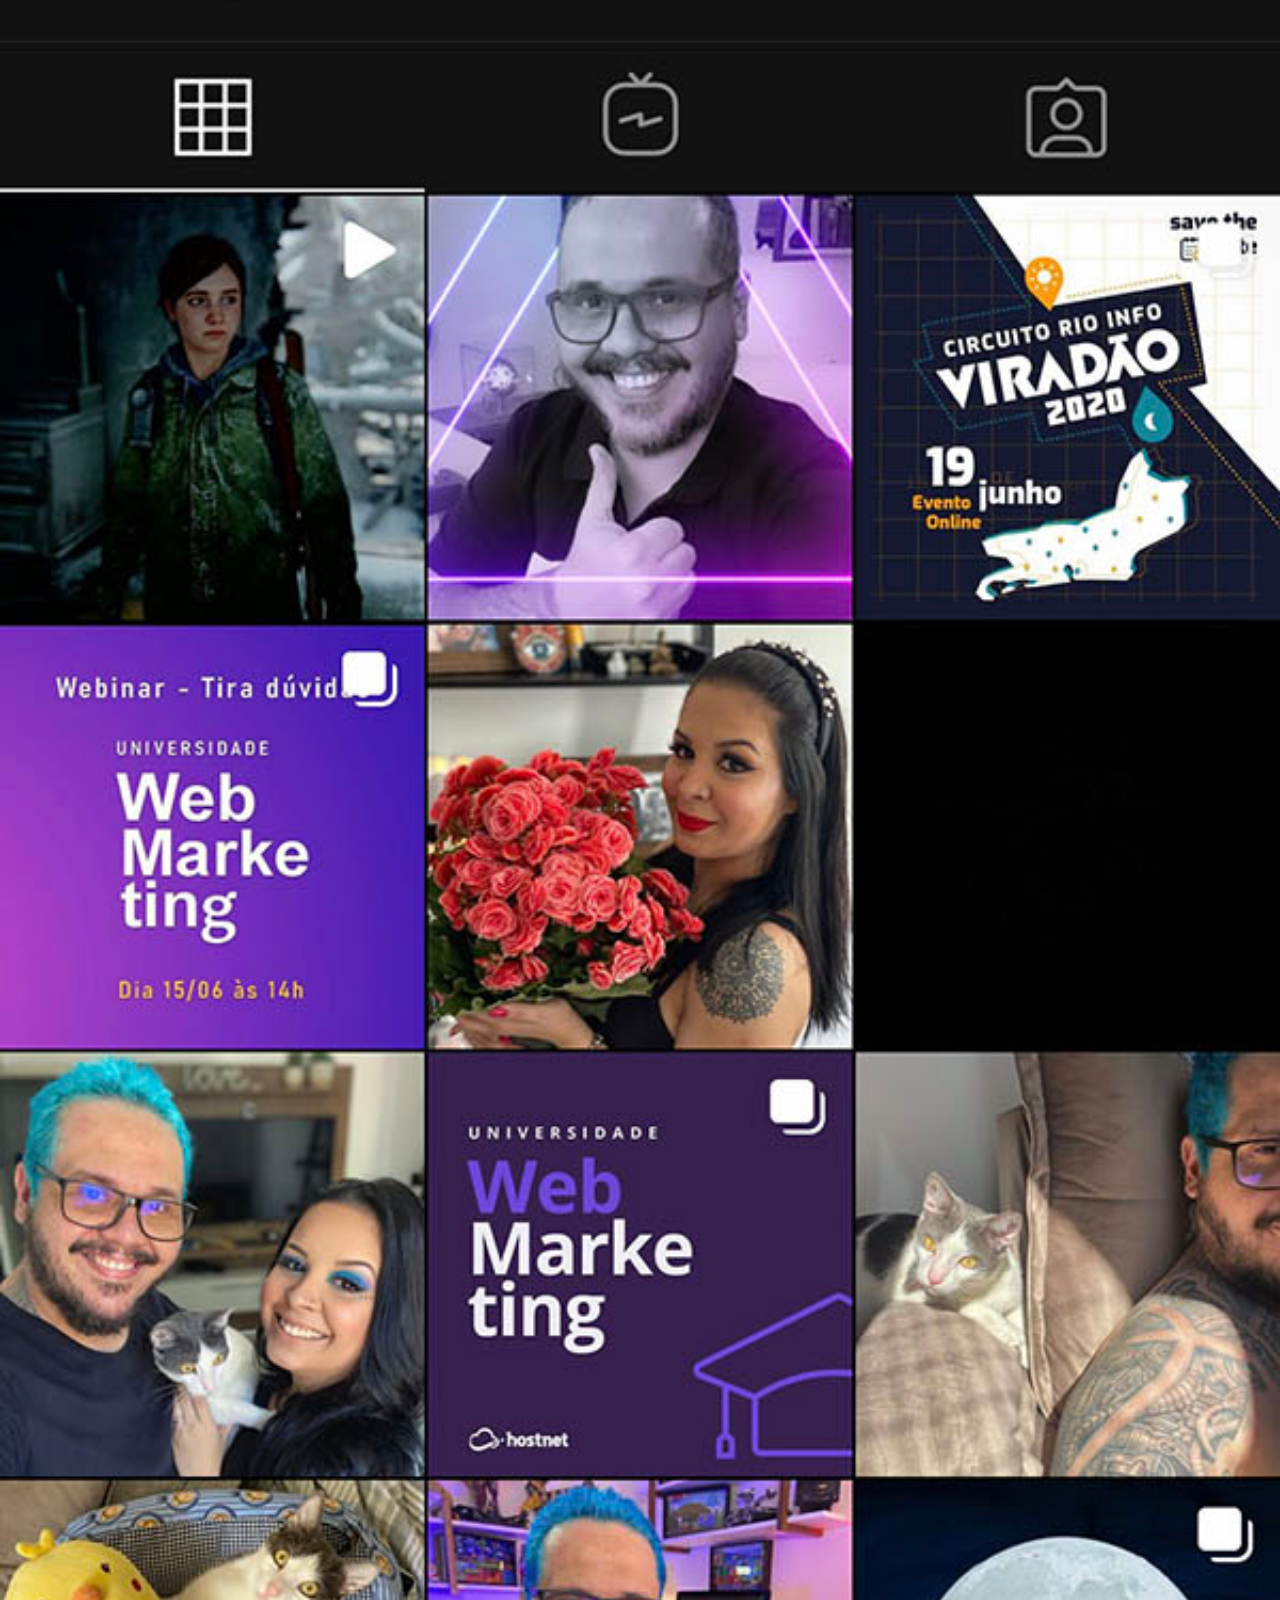
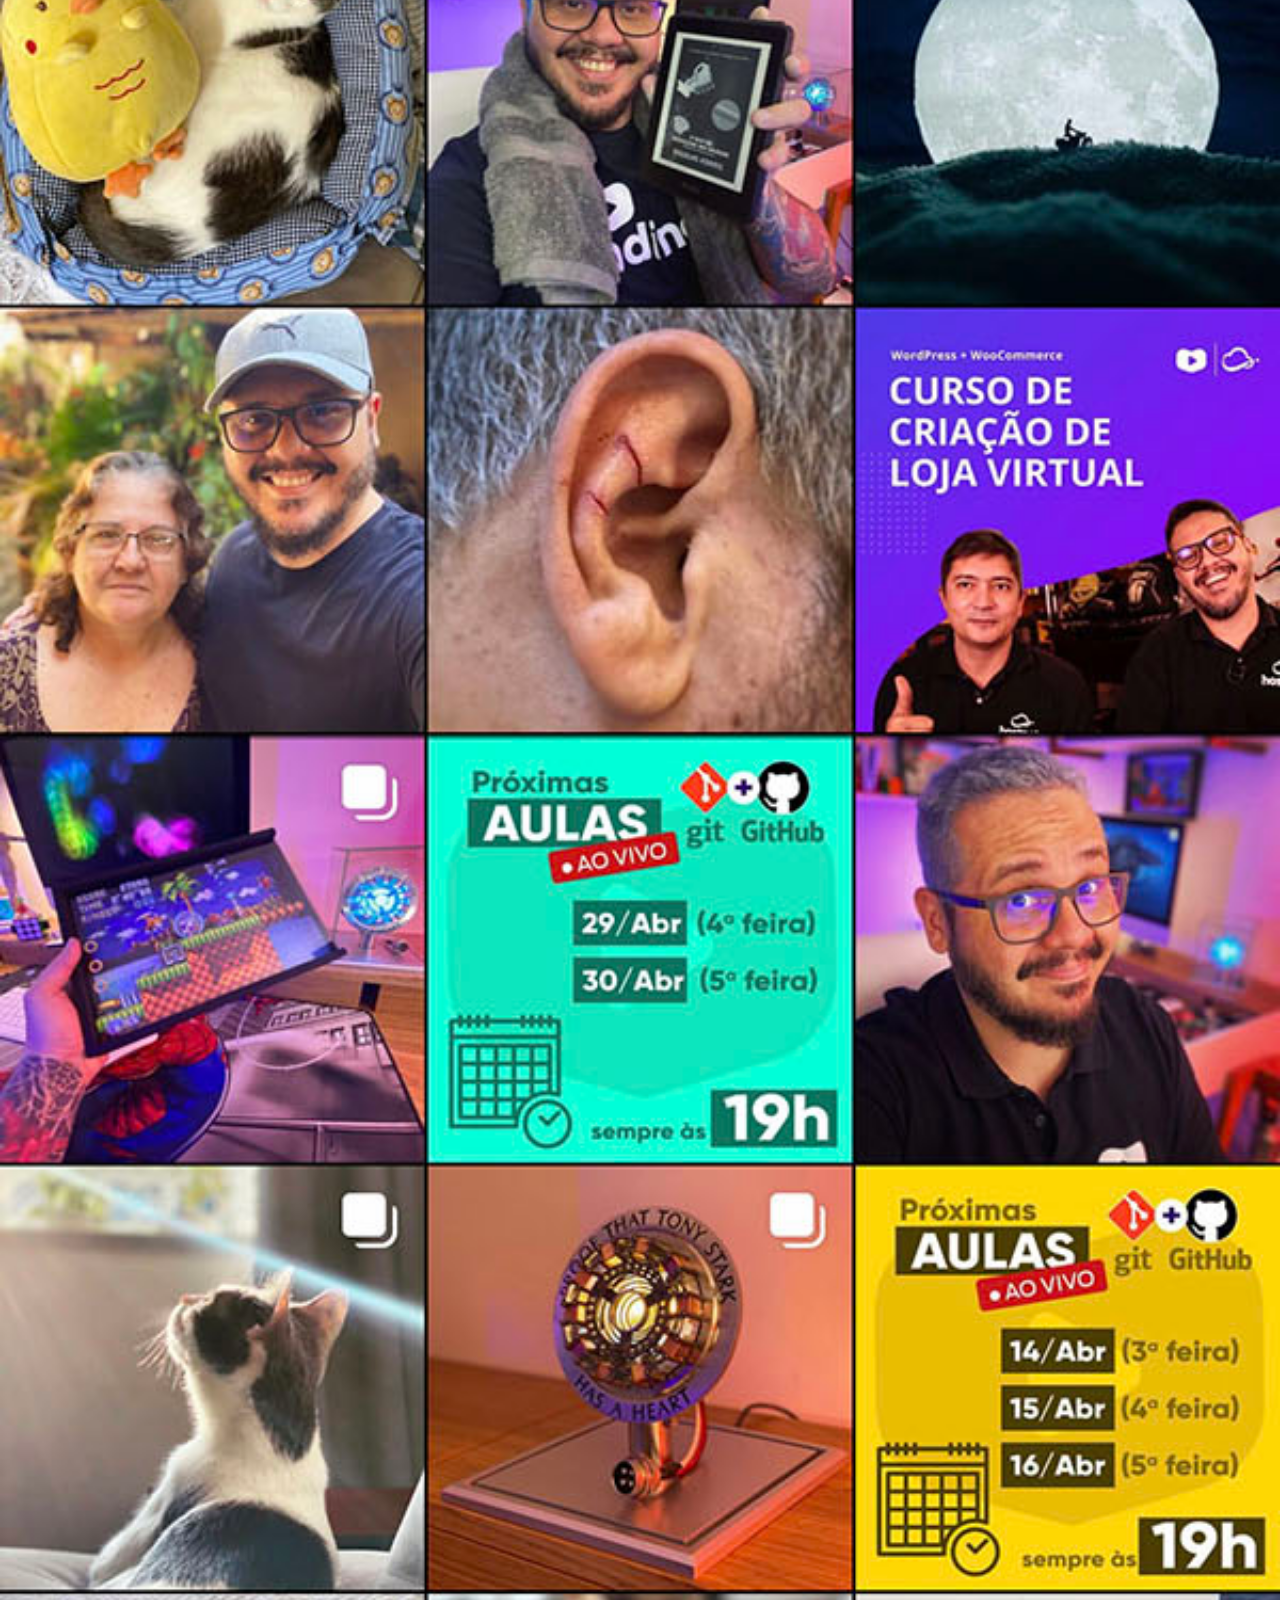
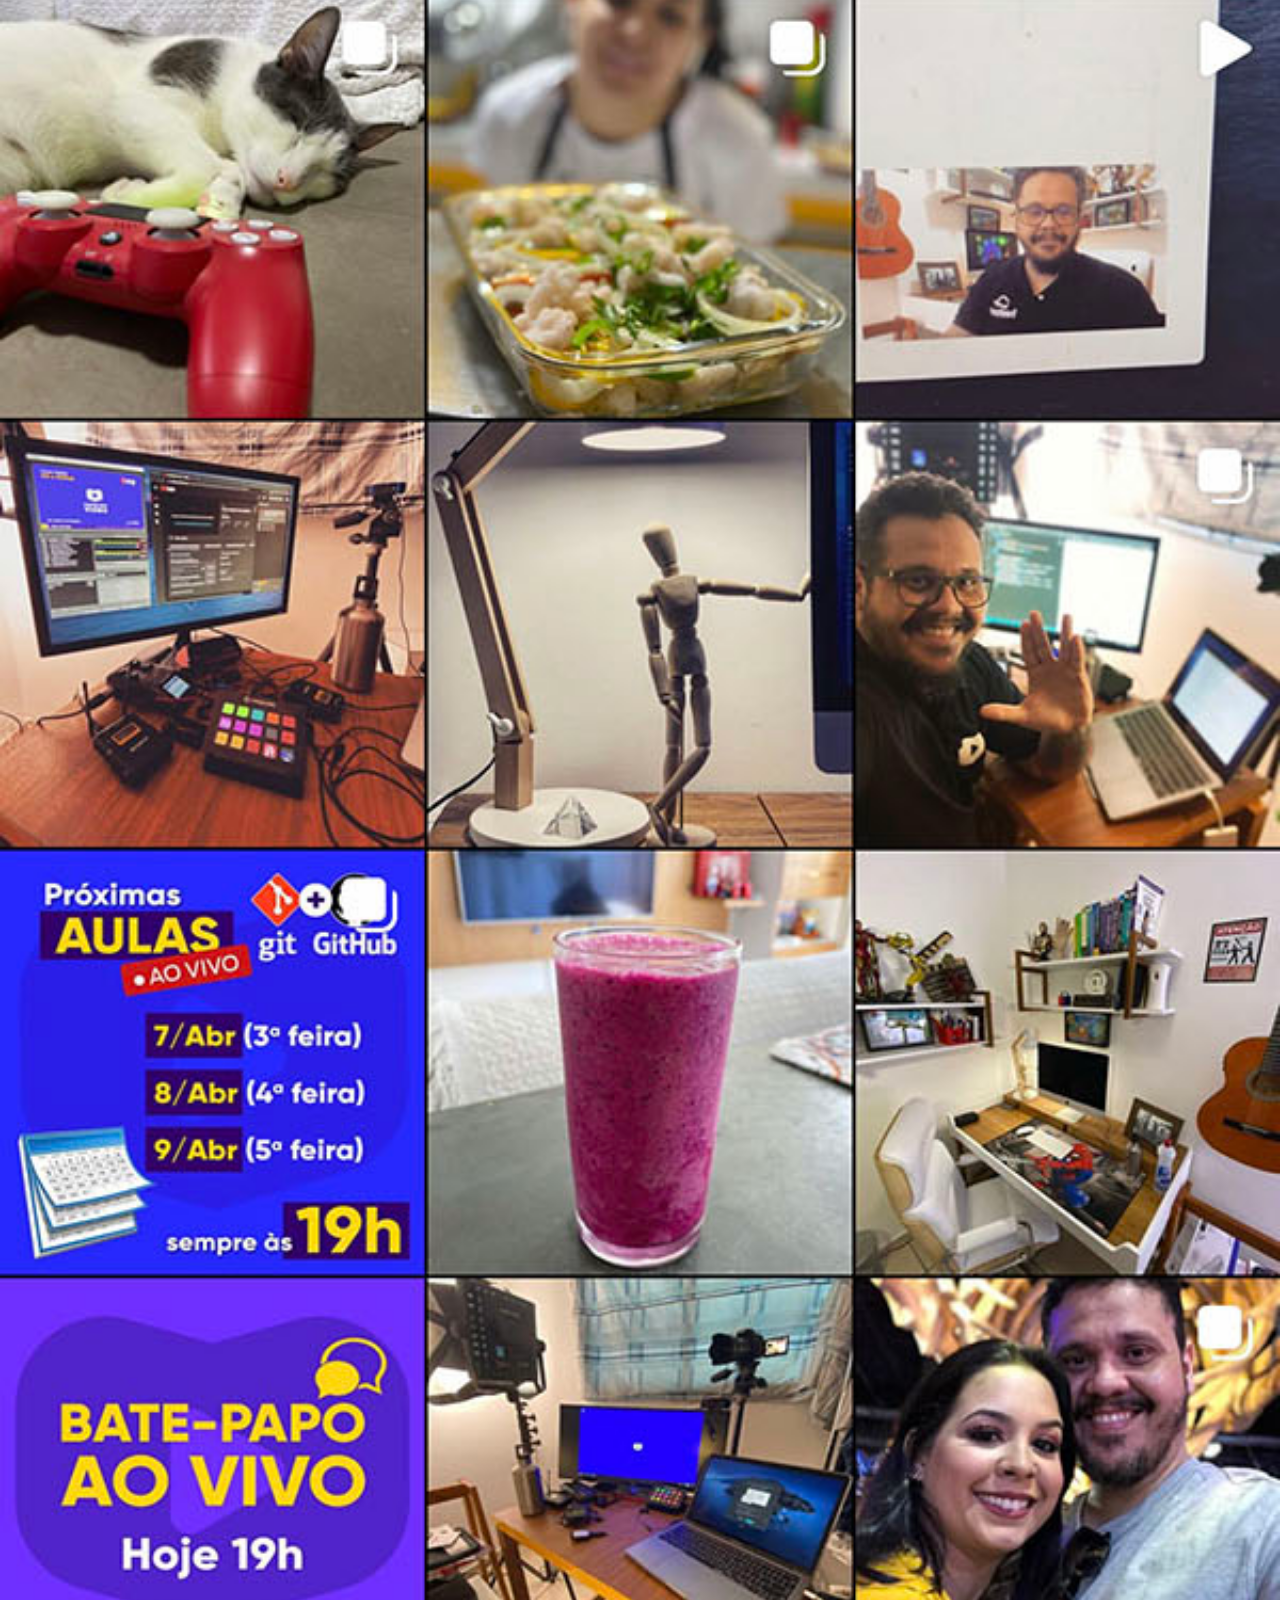
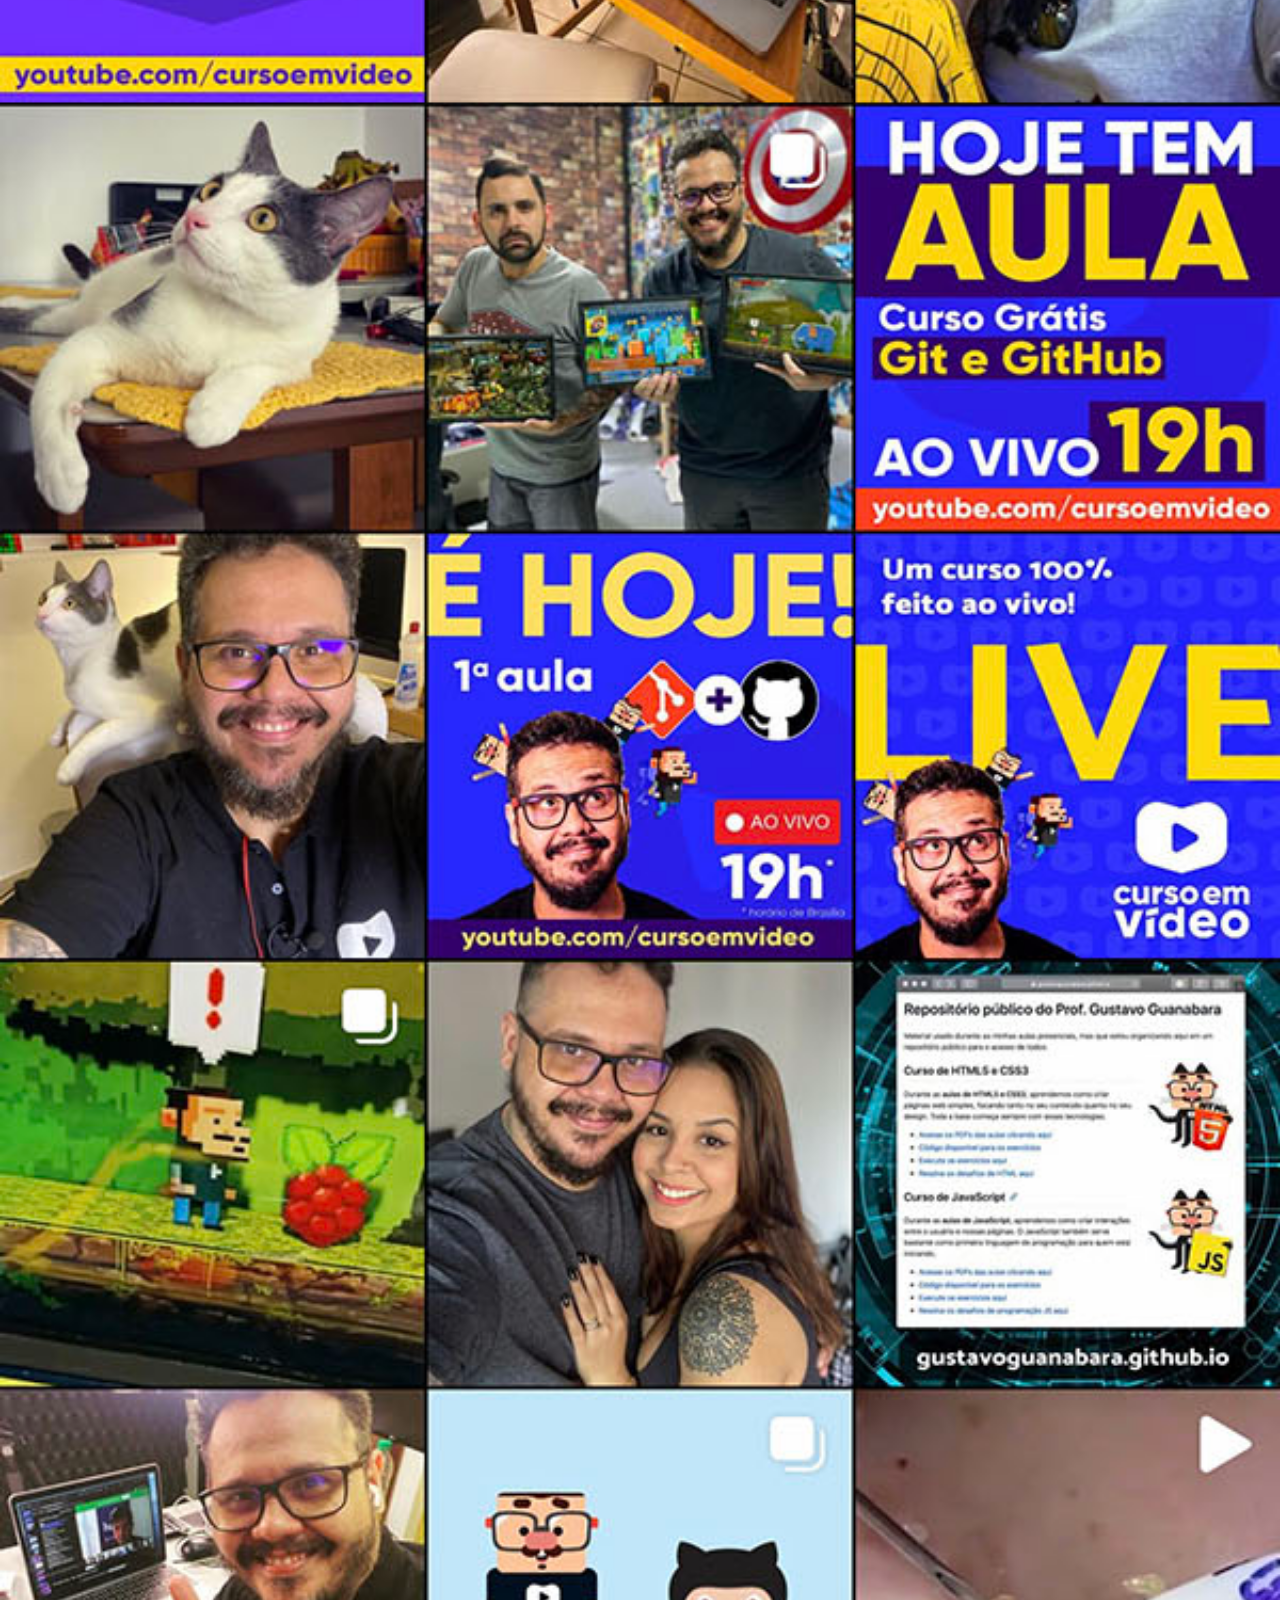
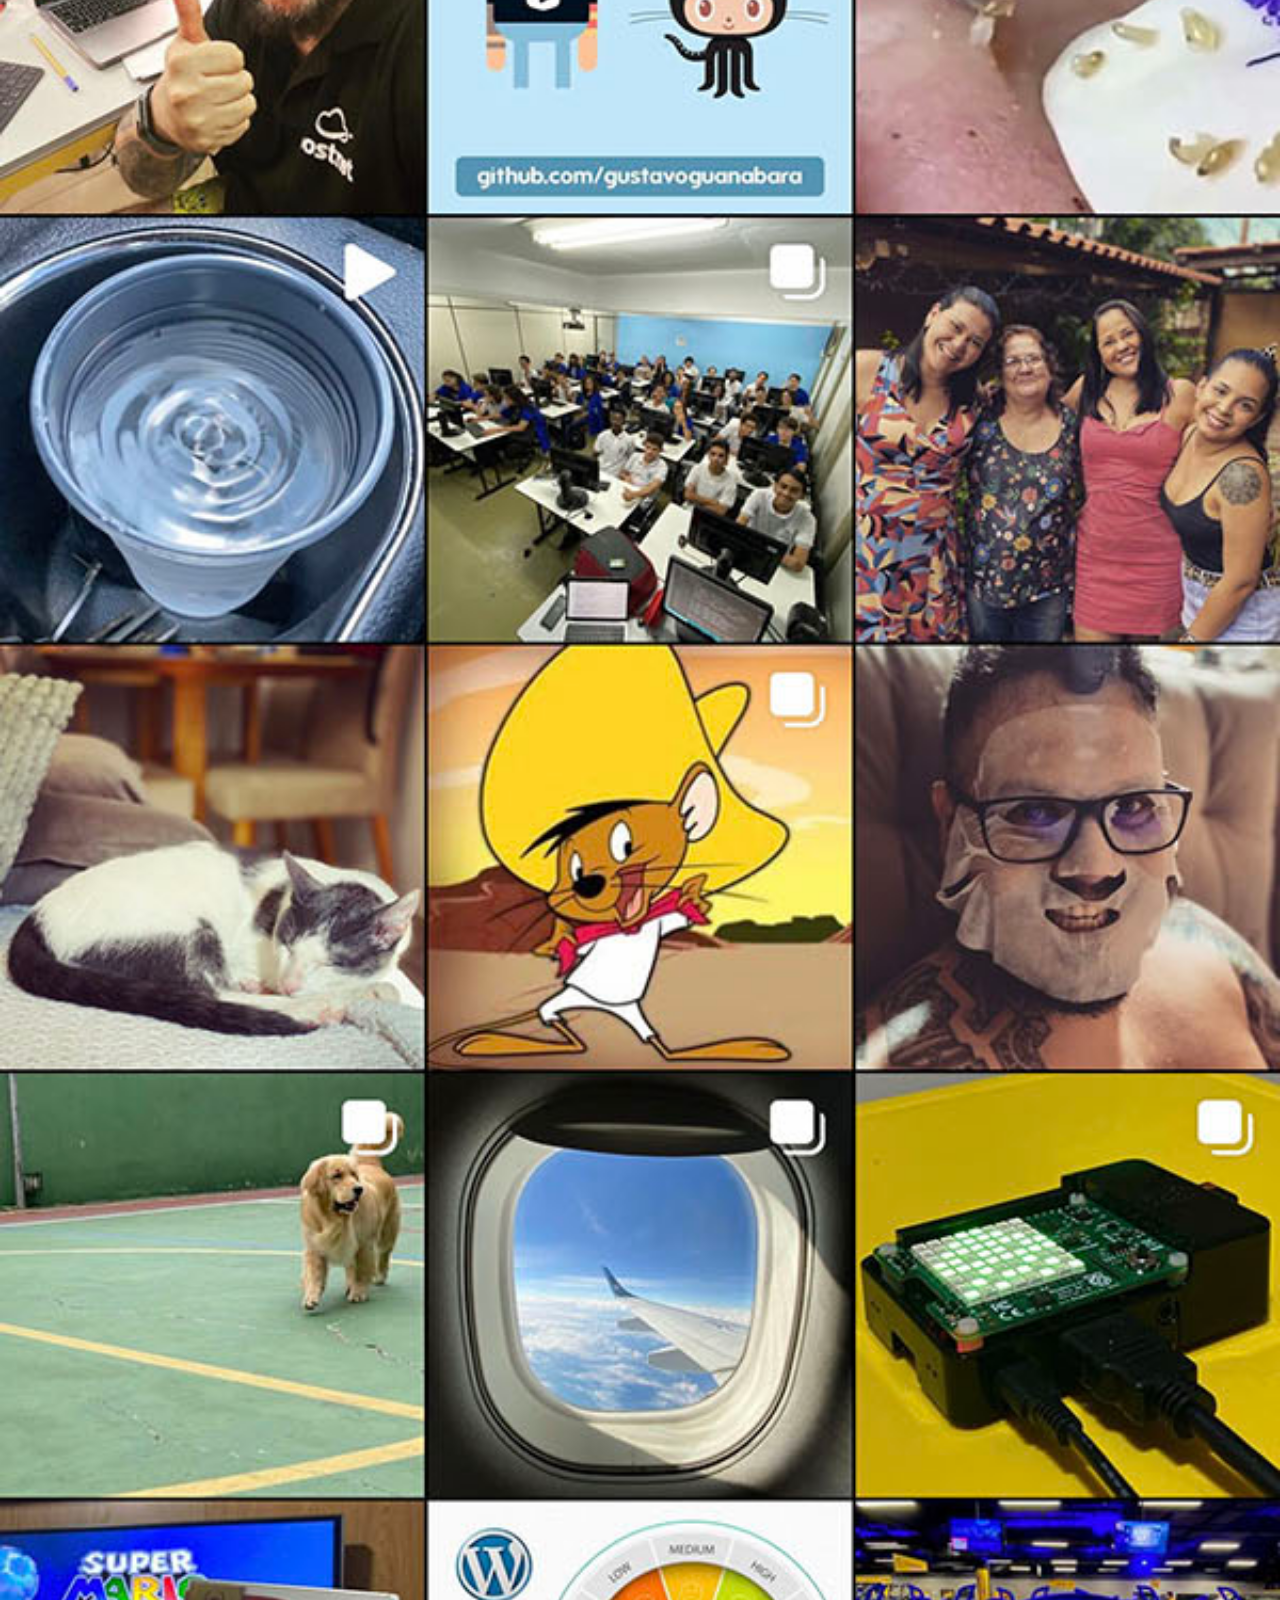
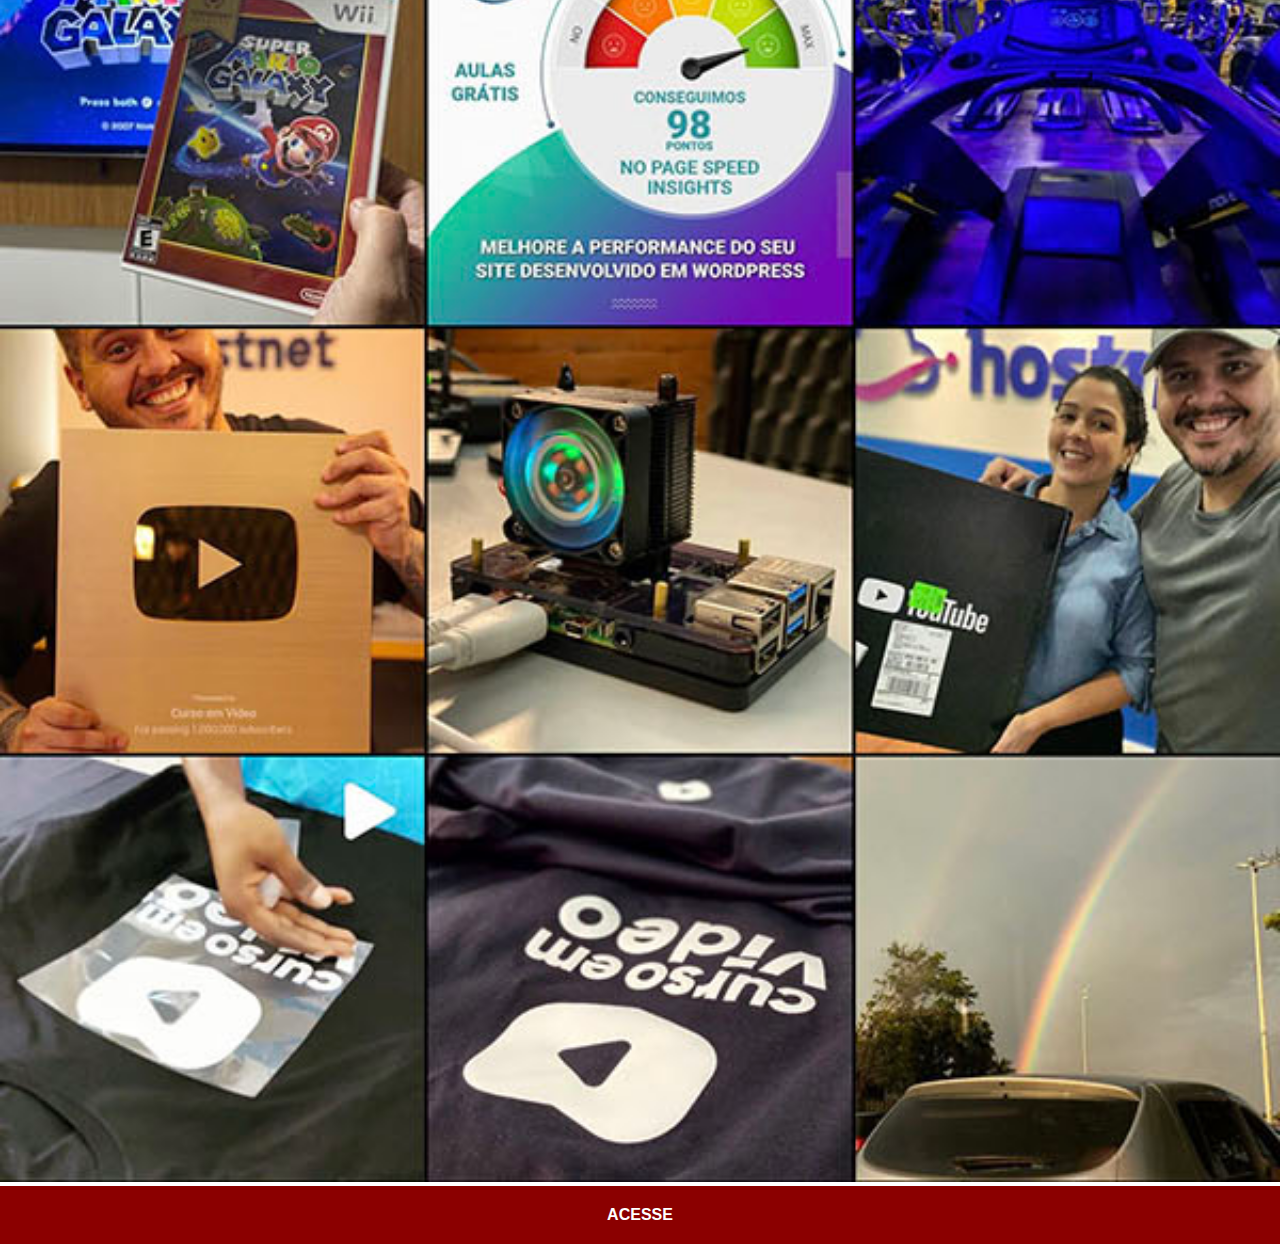
<file: instagram.html>
<!DOCTYPE html>
<html lang="pt-br">
<head>
    <meta charset="UTF-8">
    <meta http-equiv="X-UA-Compatible" content="IE=edge">
    <meta name="viewport" content="width=device-width, initial-scale=1.0">
    <title>Instagram</title>
    <link rel="stylesheet" href="estilos/social.css">
</head>
<body>
    <img src="imagens/tela-instagram.jpg" alt="Instagram">
    <a href="https://www.instagram.com/gustavoguanabara/" target="_blank">ACESSE</a>
</body>
</html>
</file>
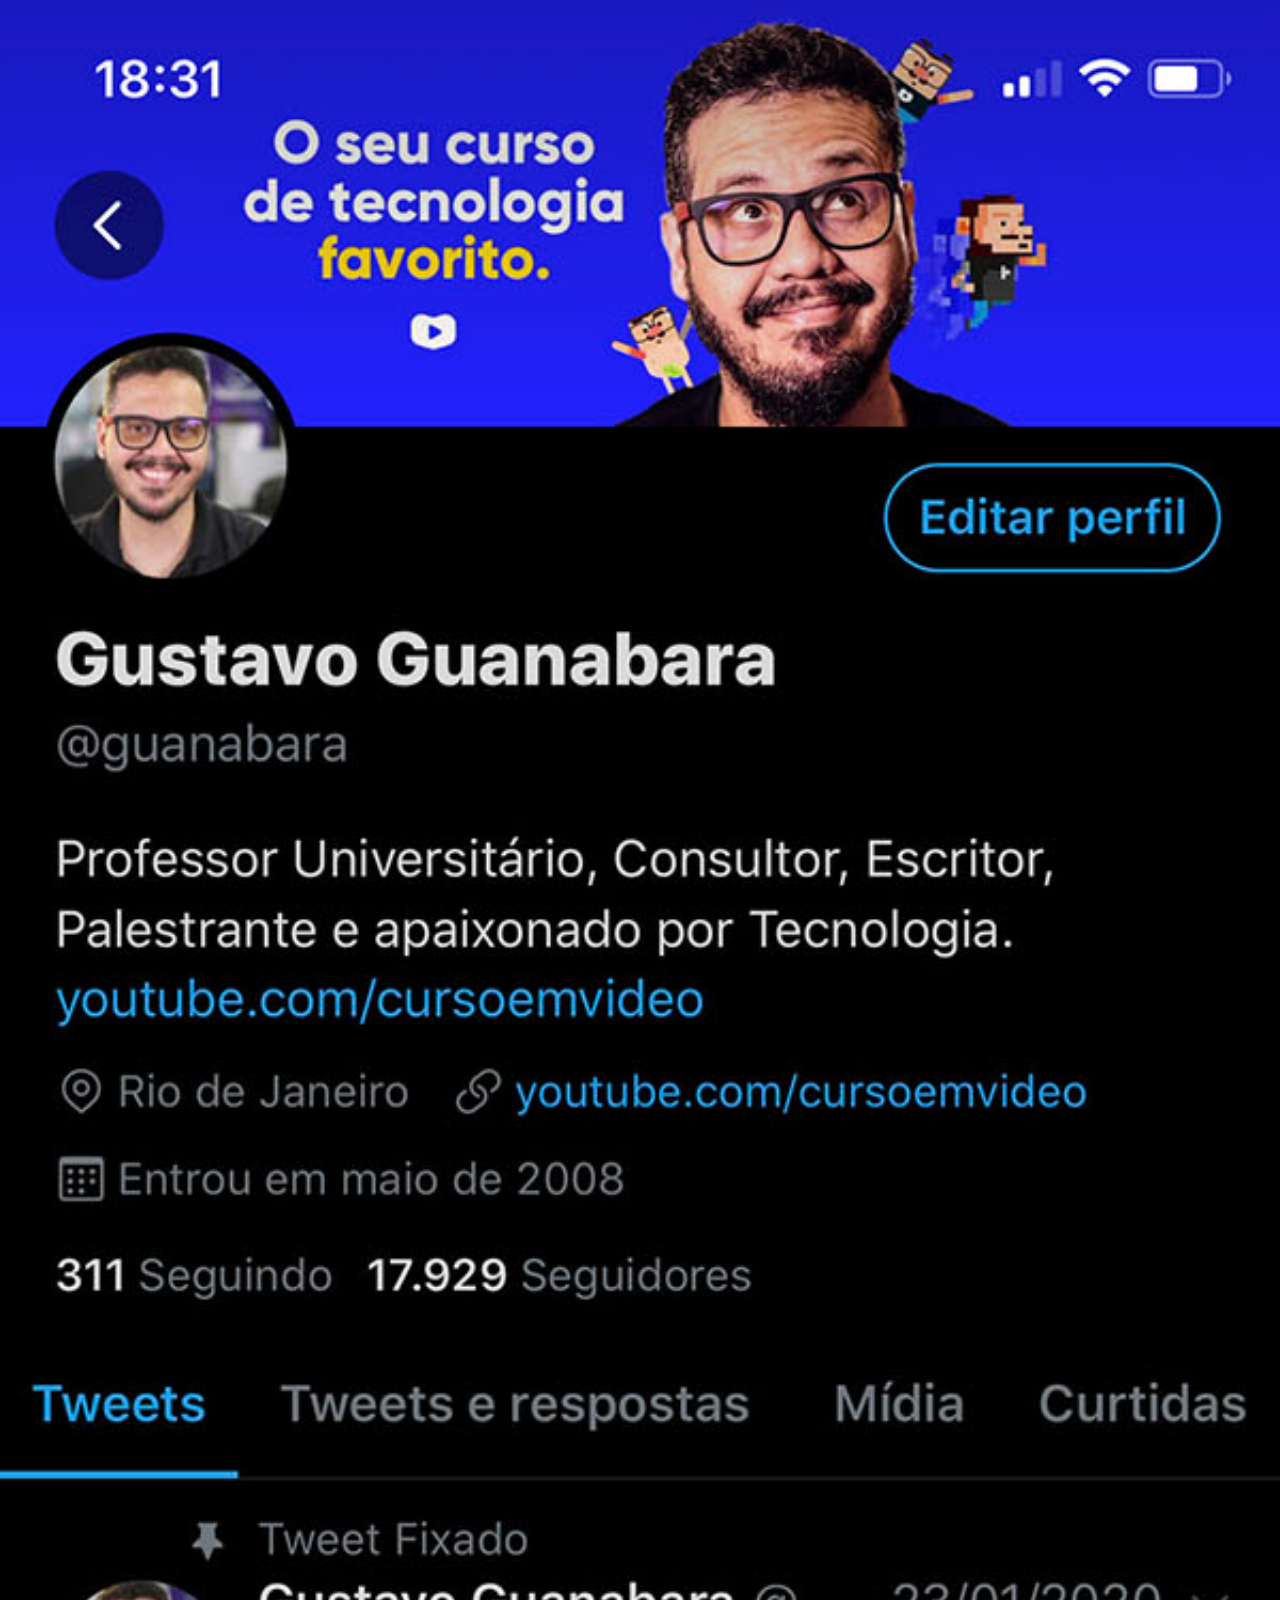
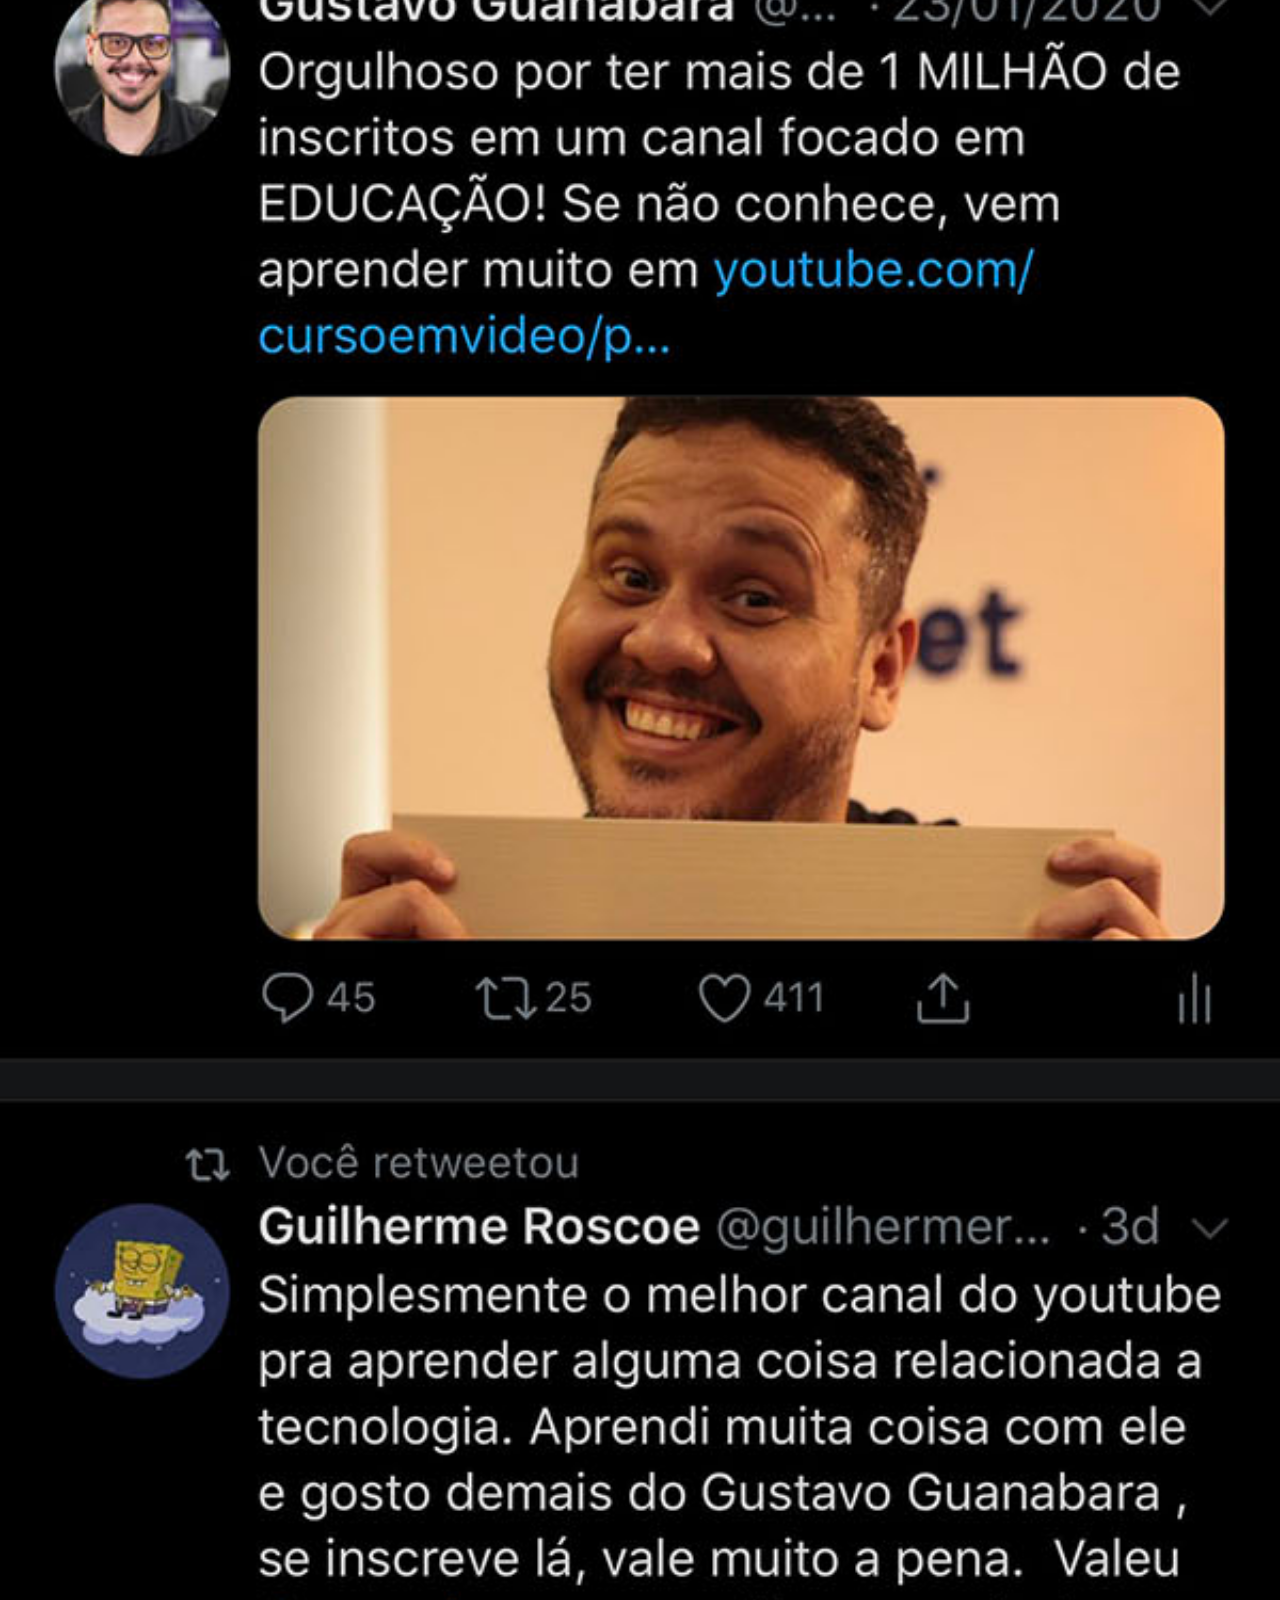
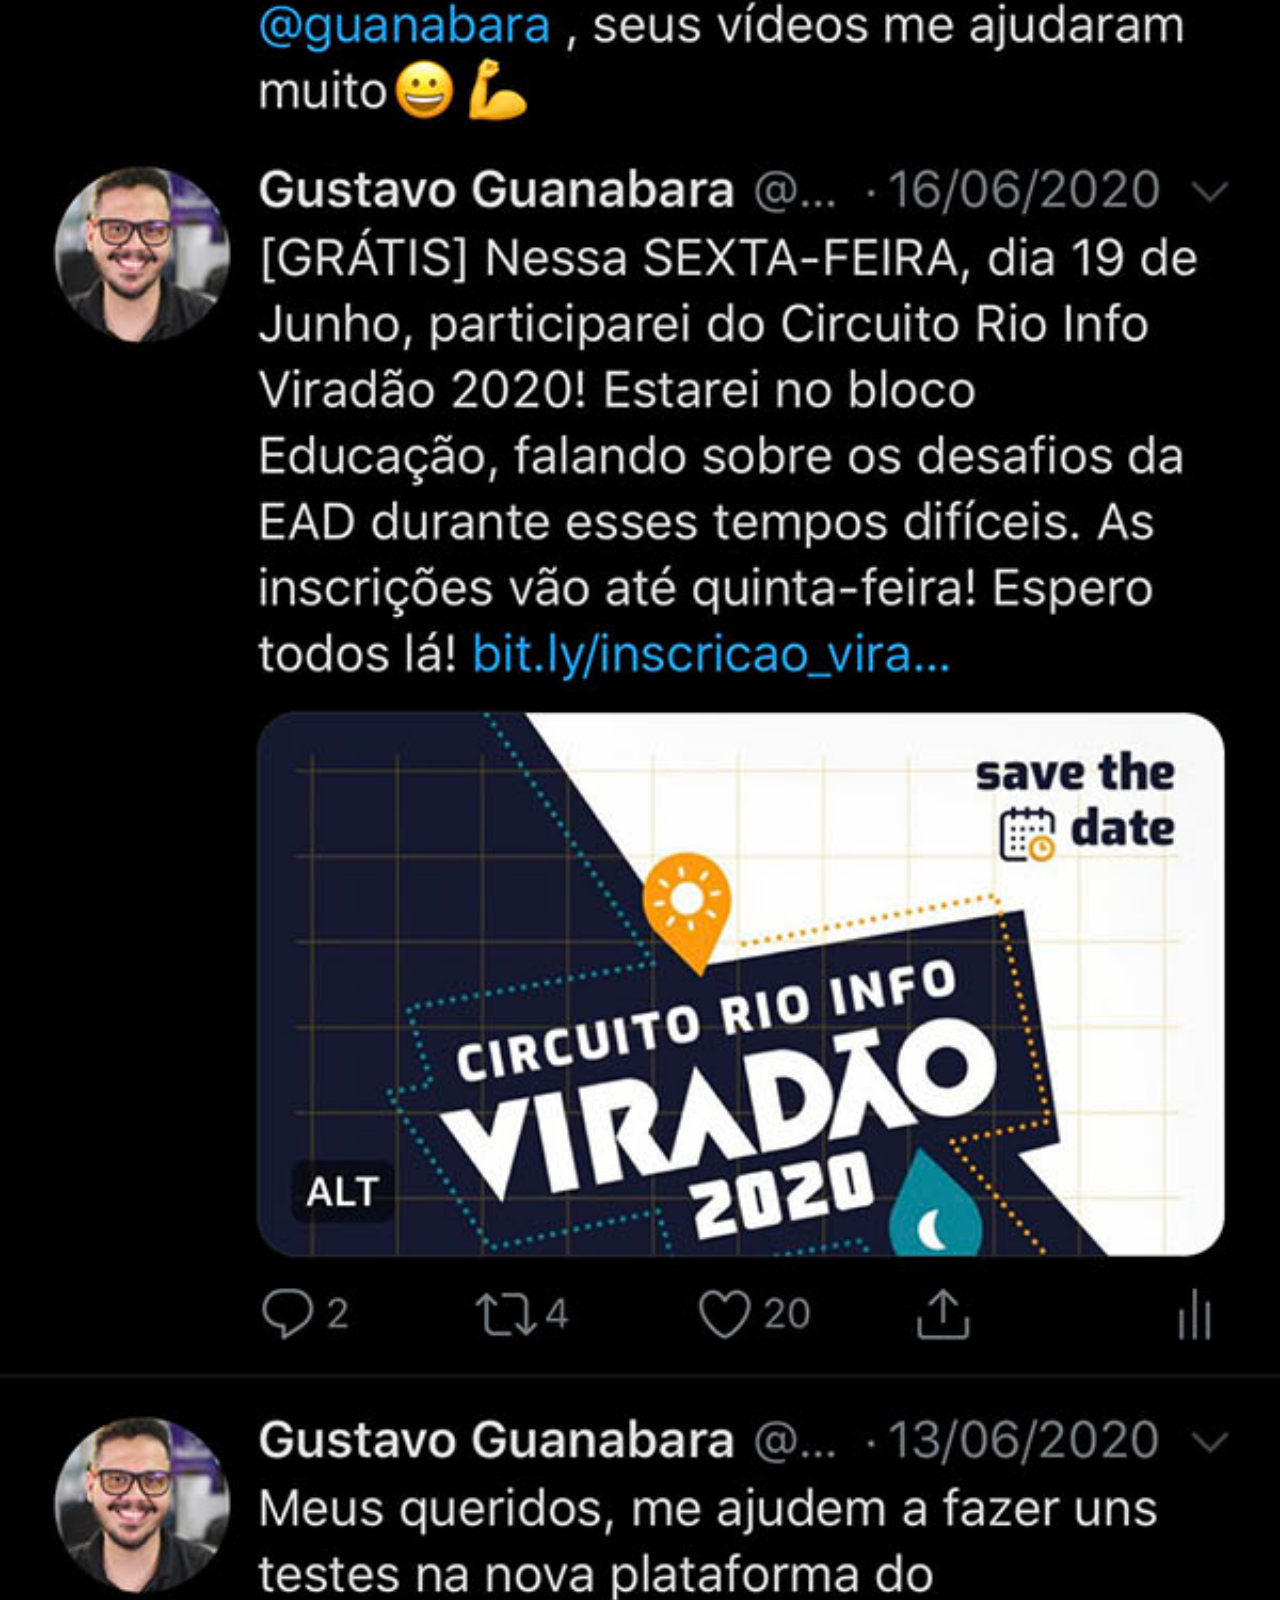
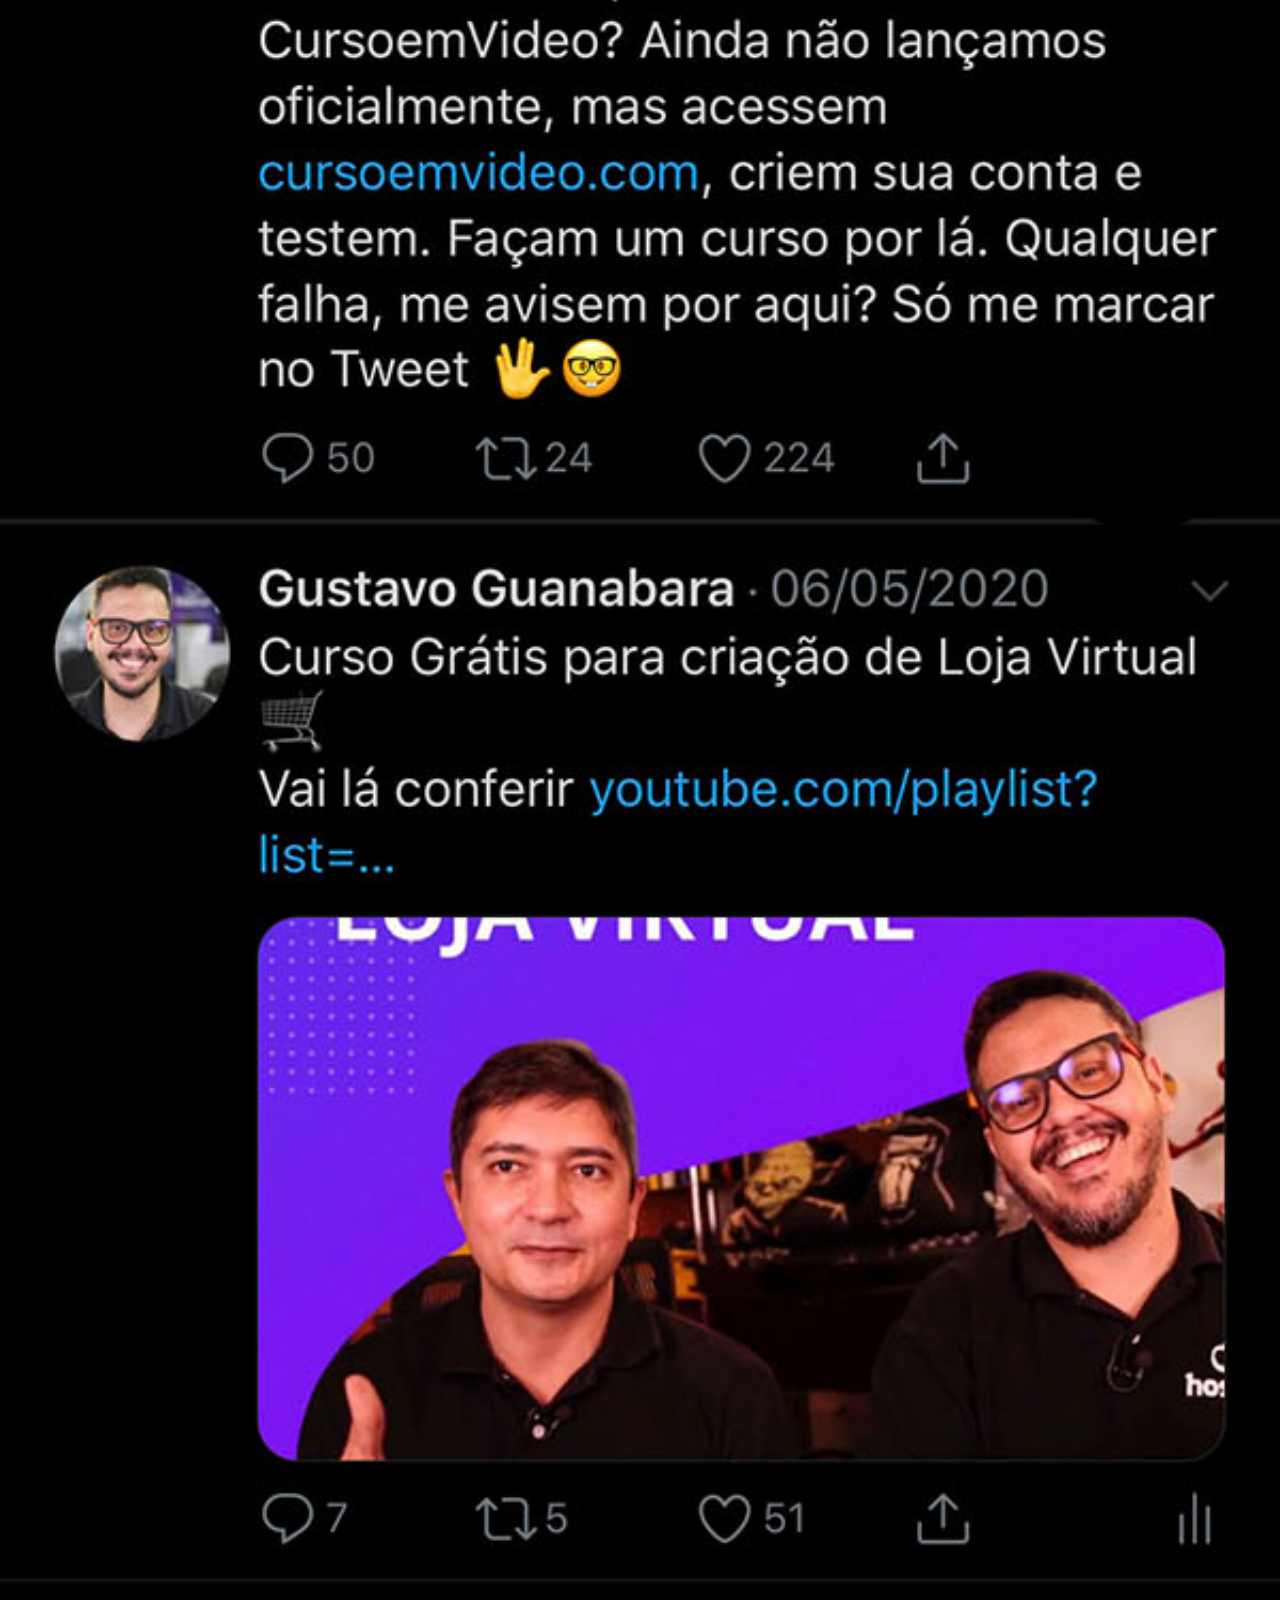
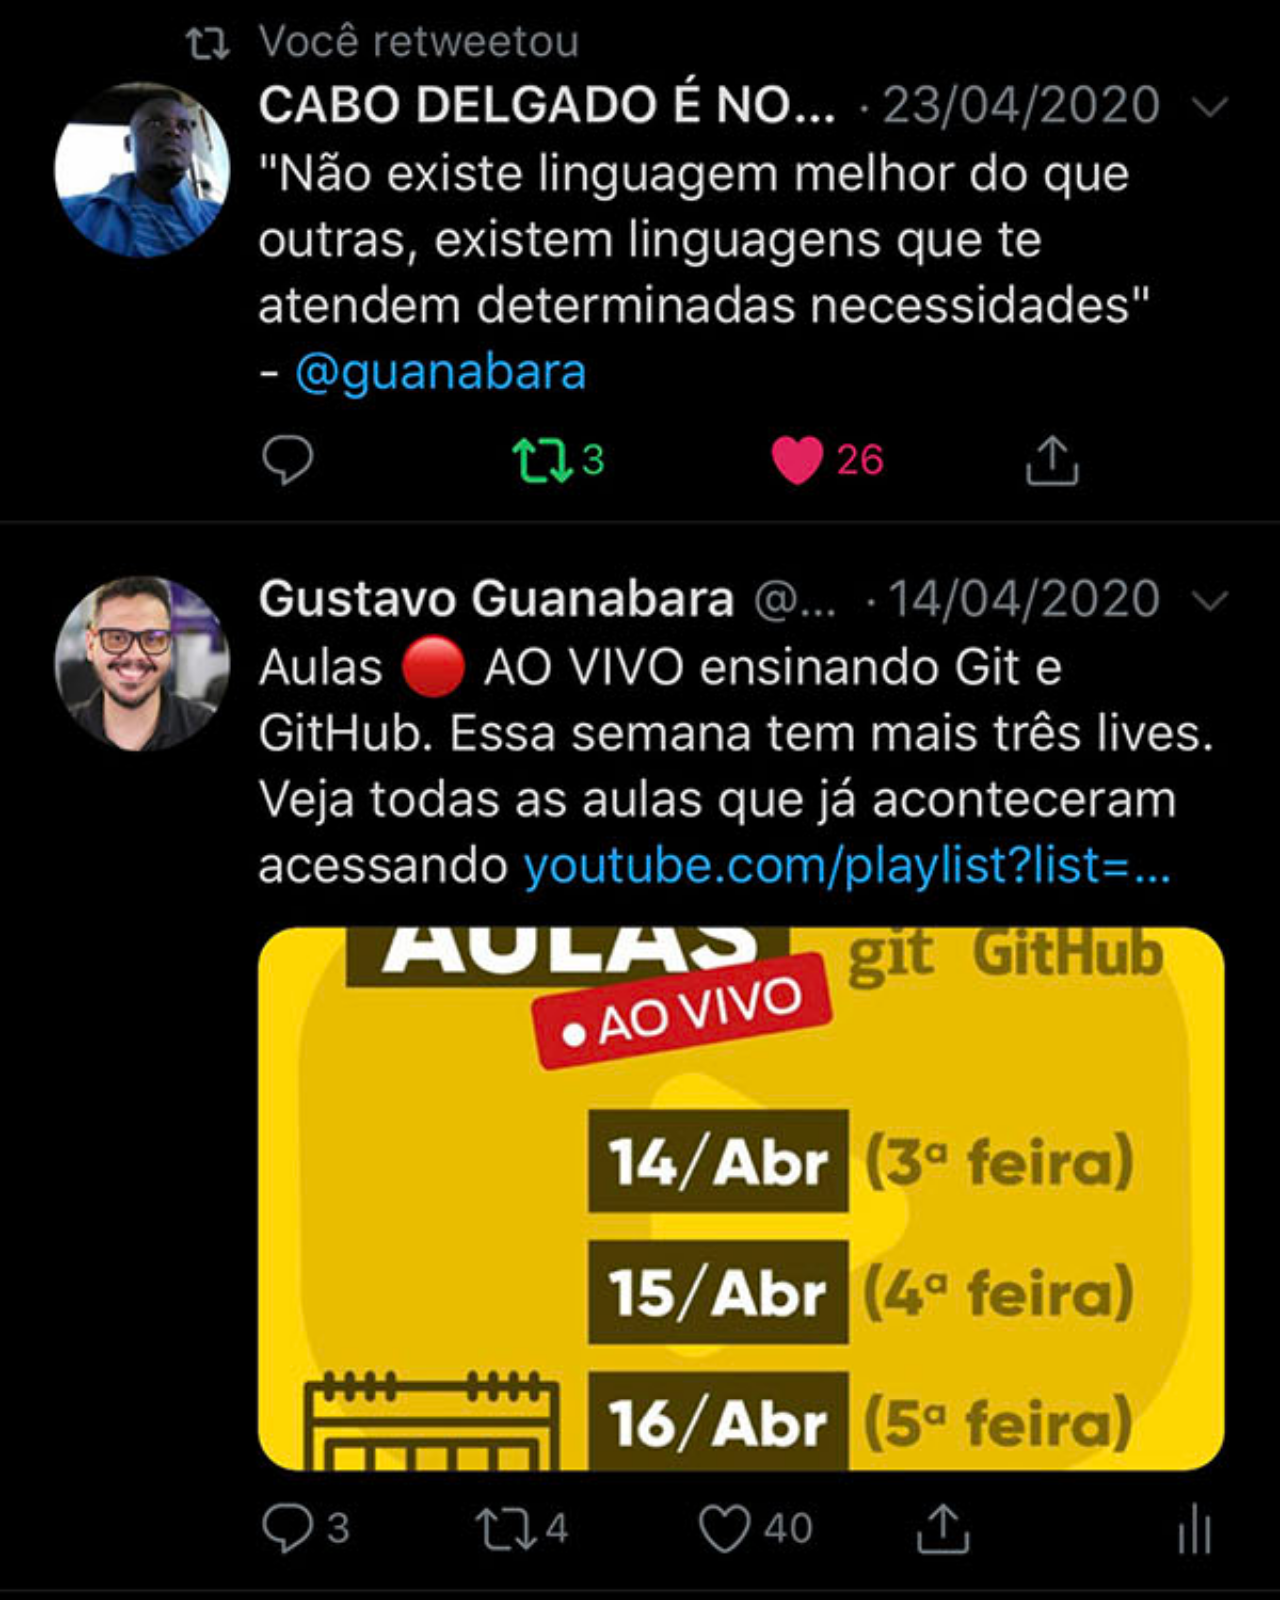
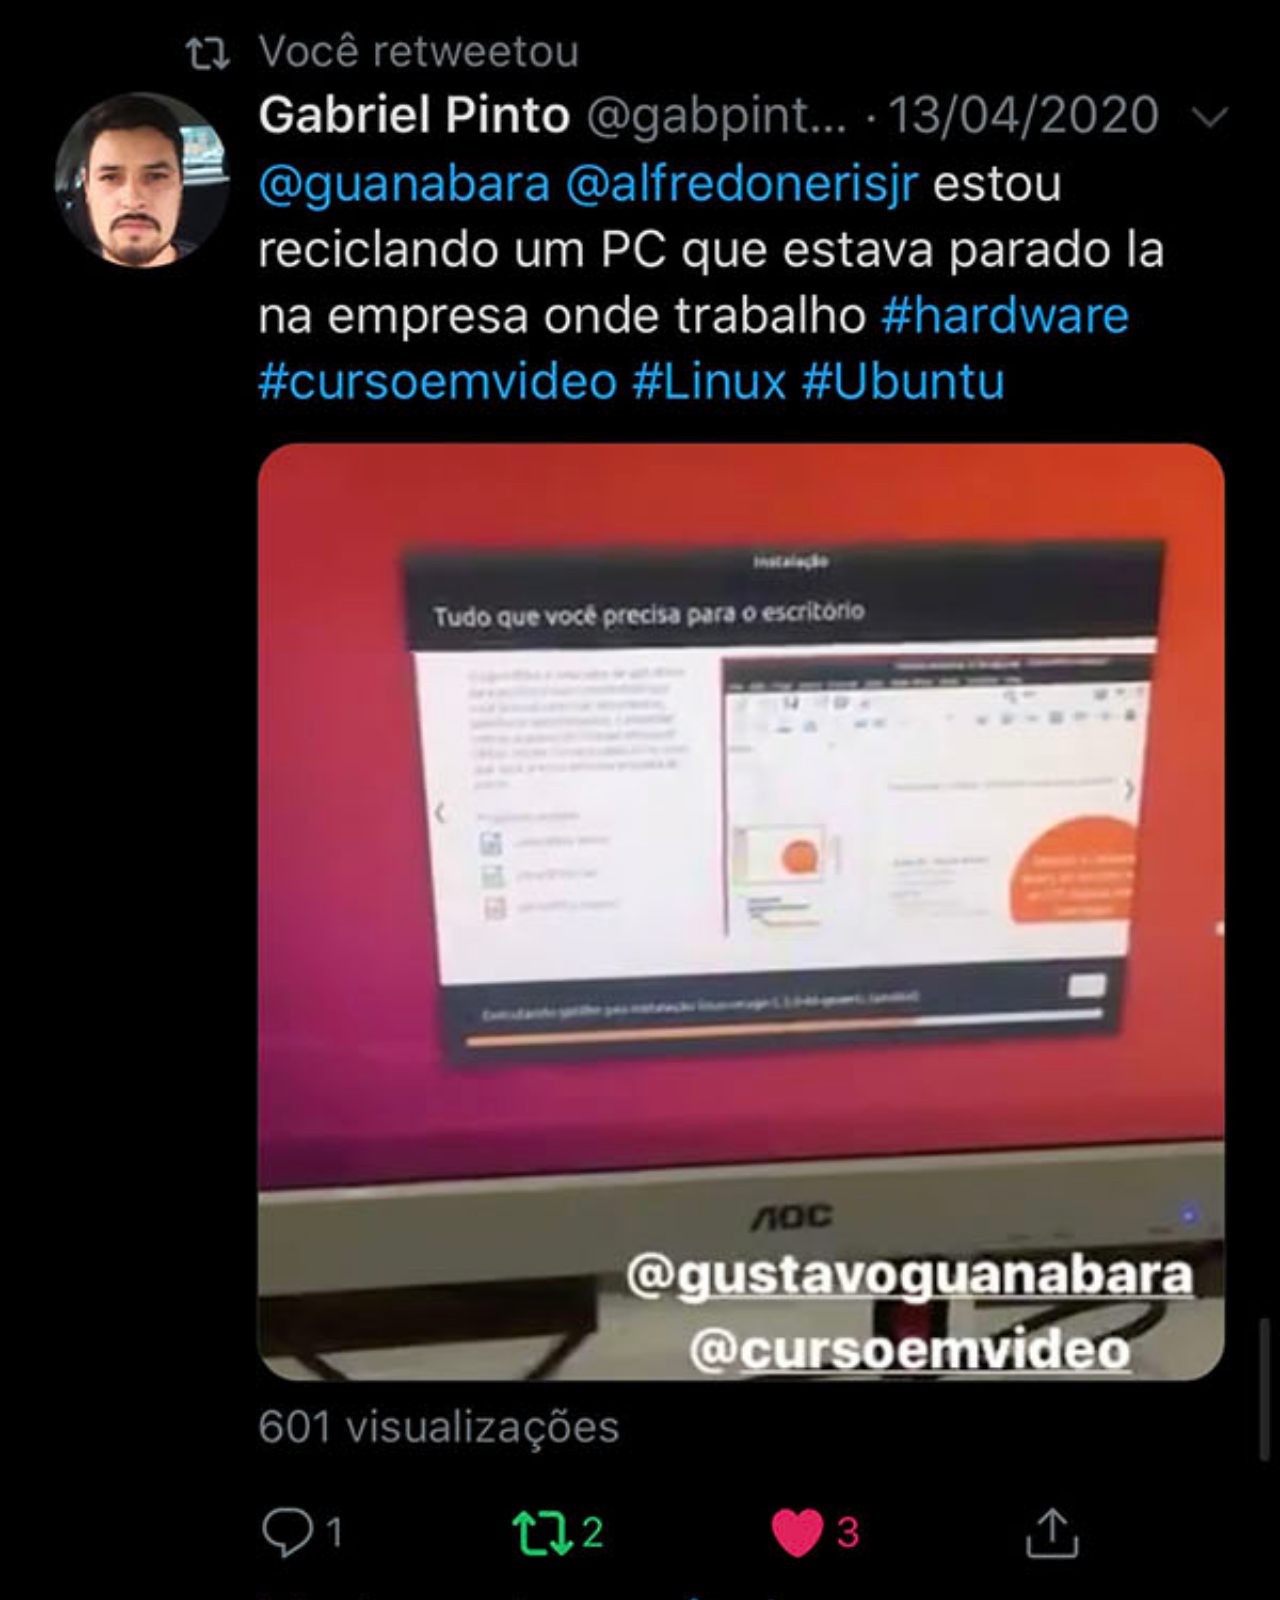
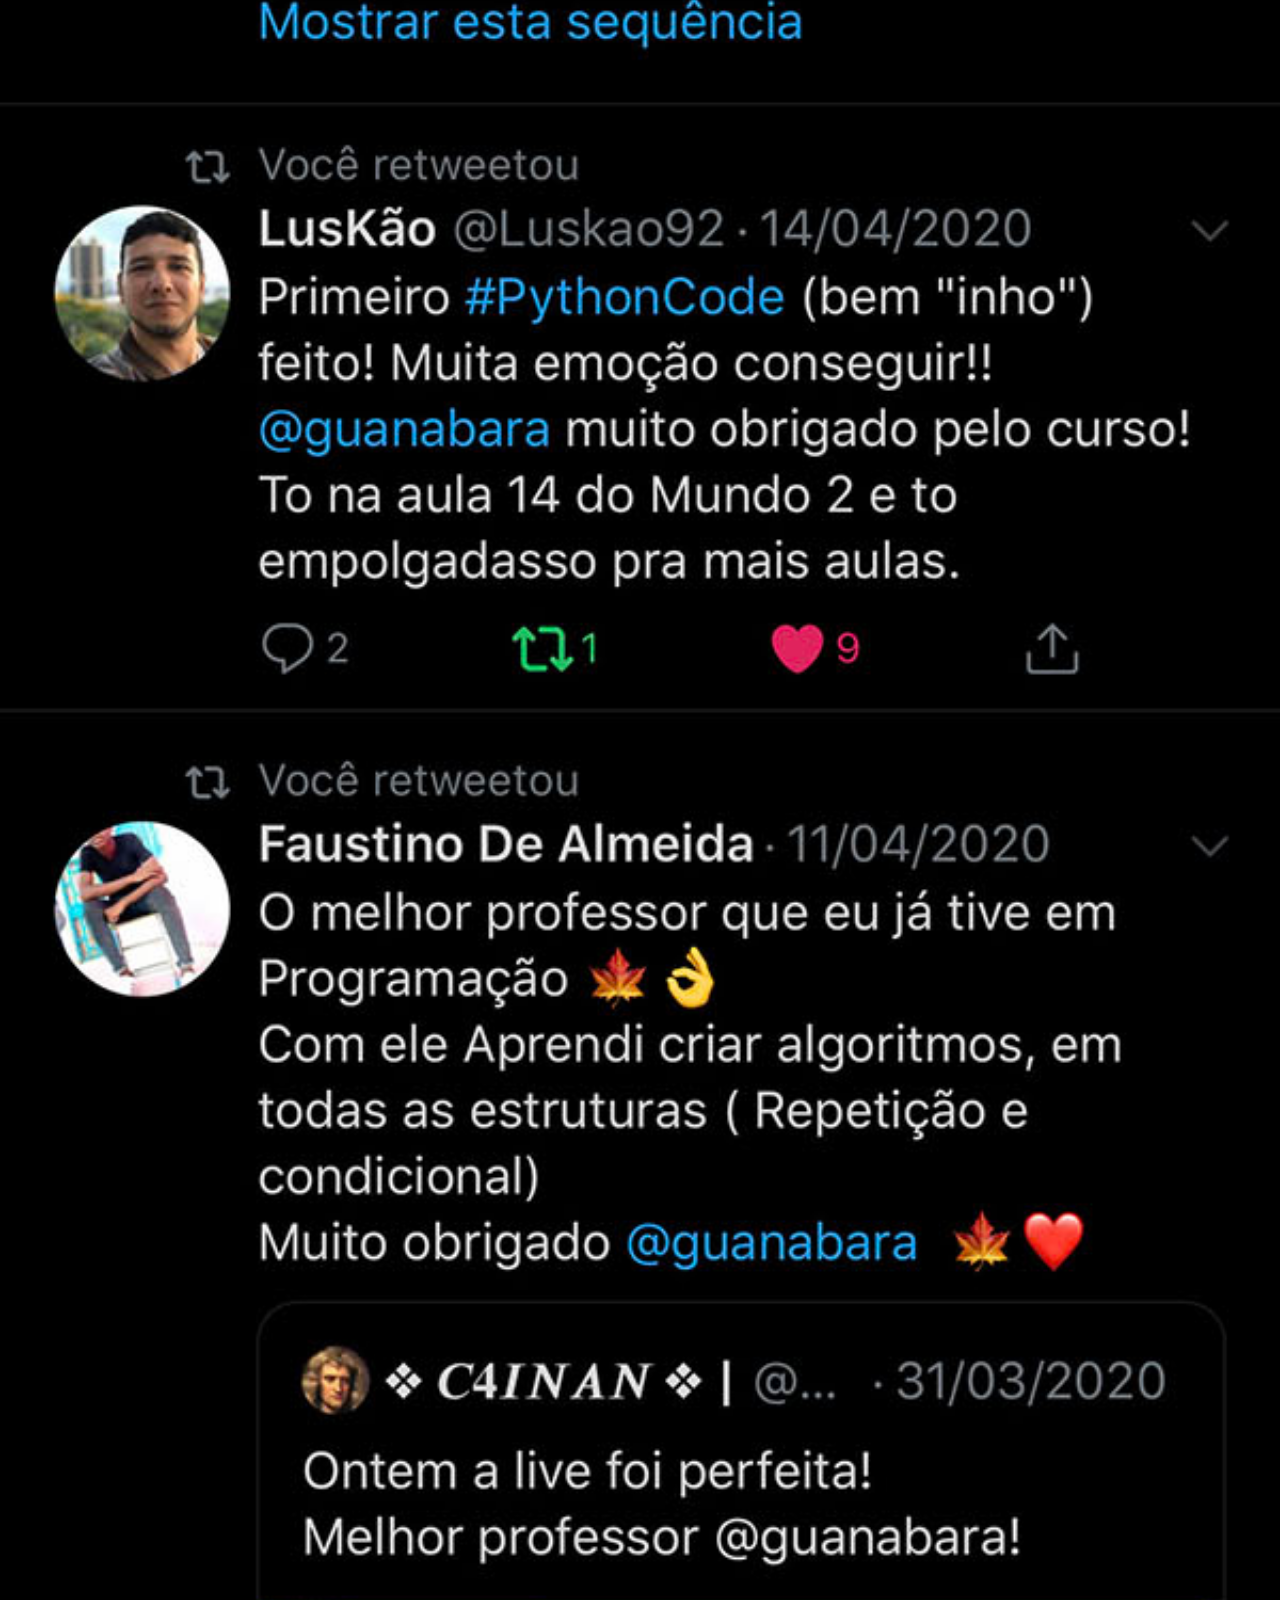
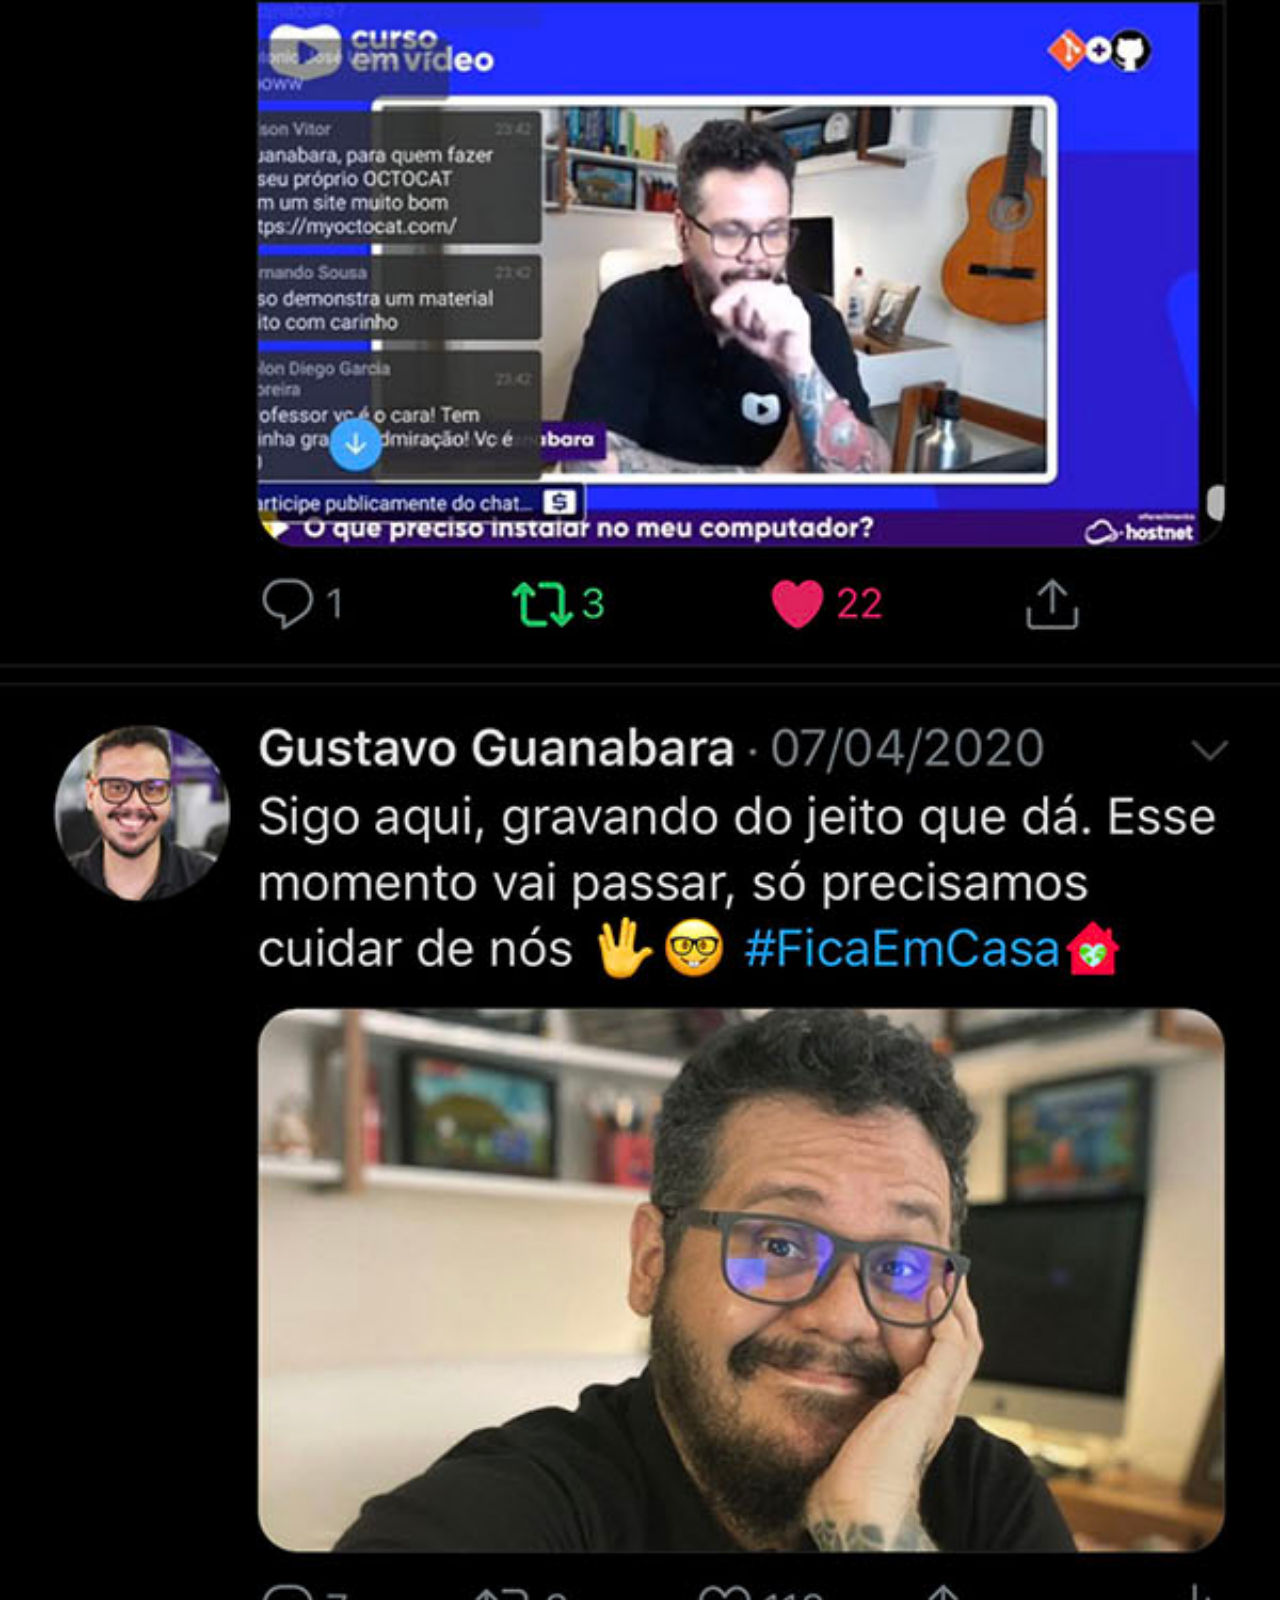
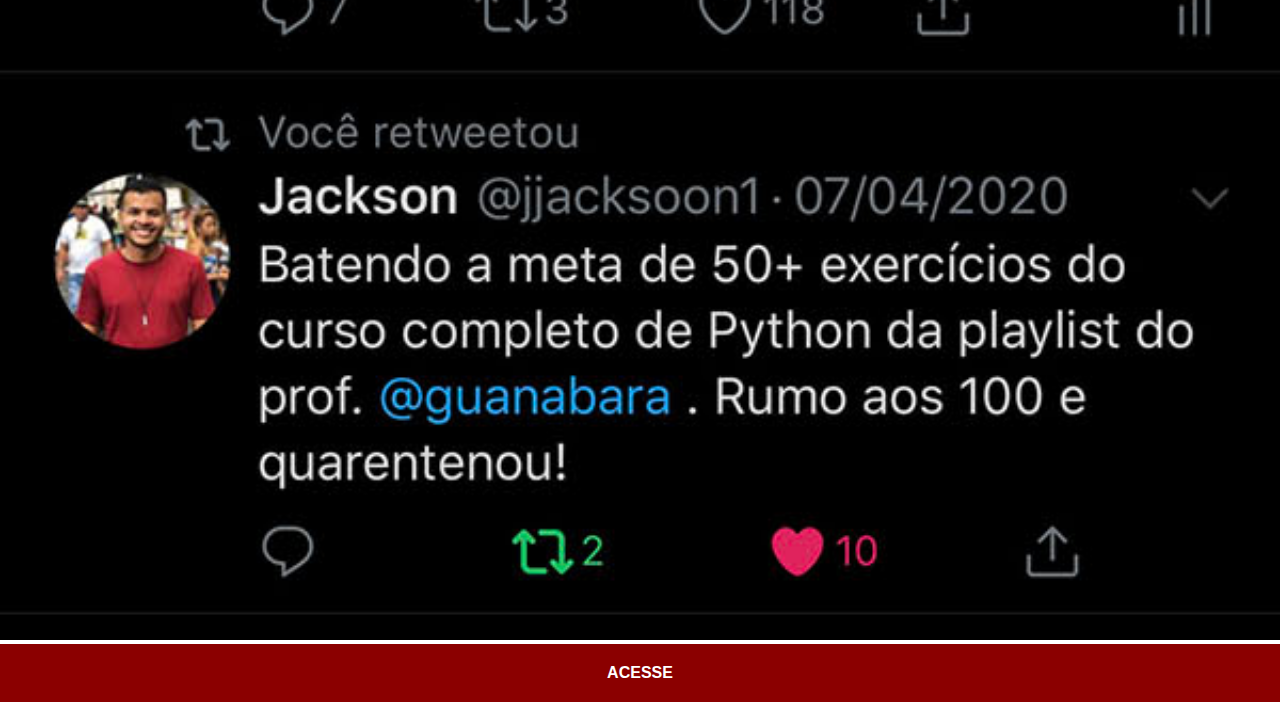
<file: twitter.html>
<!DOCTYPE html>
<html lang="pt-br">
<head>
    <meta charset="UTF-8">
    <meta http-equiv="X-UA-Compatible" content="IE=edge">
    <meta name="viewport" content="width=device-width, initial-scale=1.0">
    <title>Twitter</title>
    <link rel="stylesheet" href="estilos/social.css">
</head>
<body>
    <img src="imagens/tela-twitter.jpg" alt="Twitter">
    <a href="https://twitter.com/guanabara">ACESSE</a>
</body>
</html>
</file>
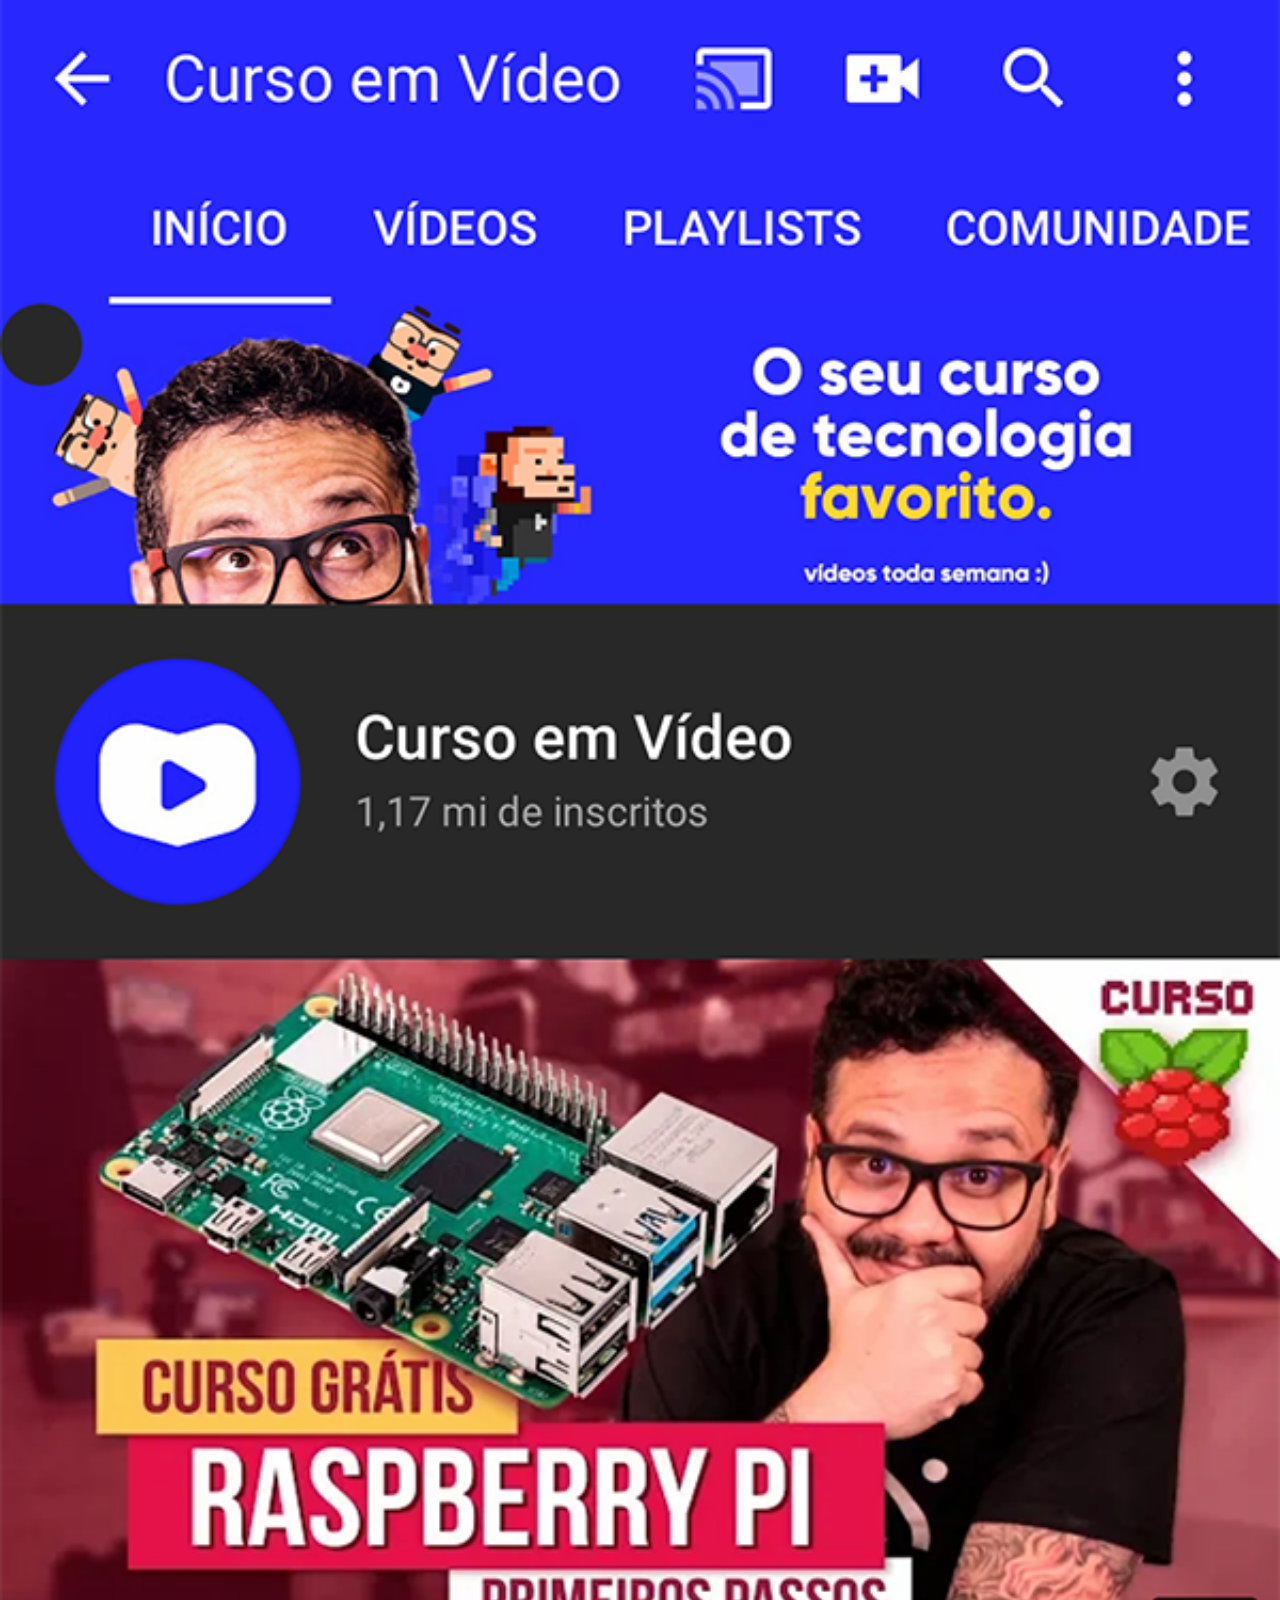
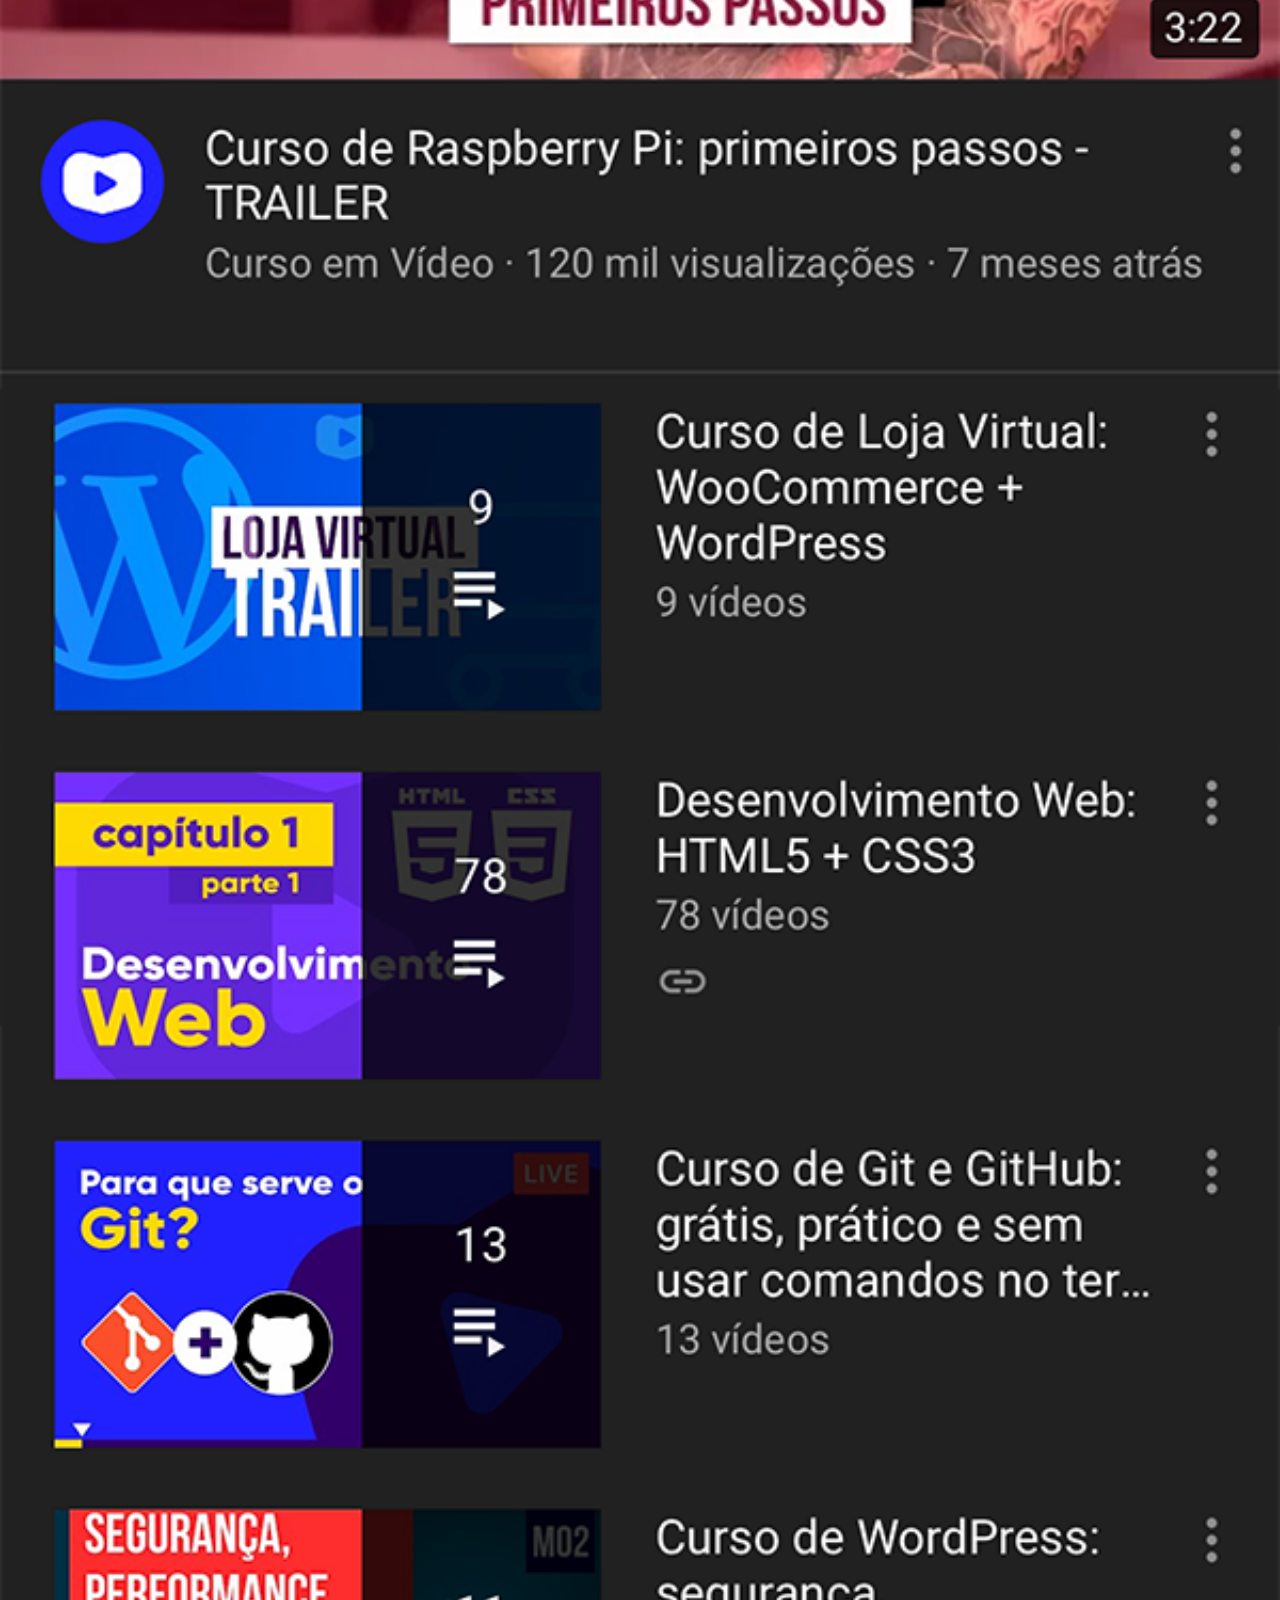
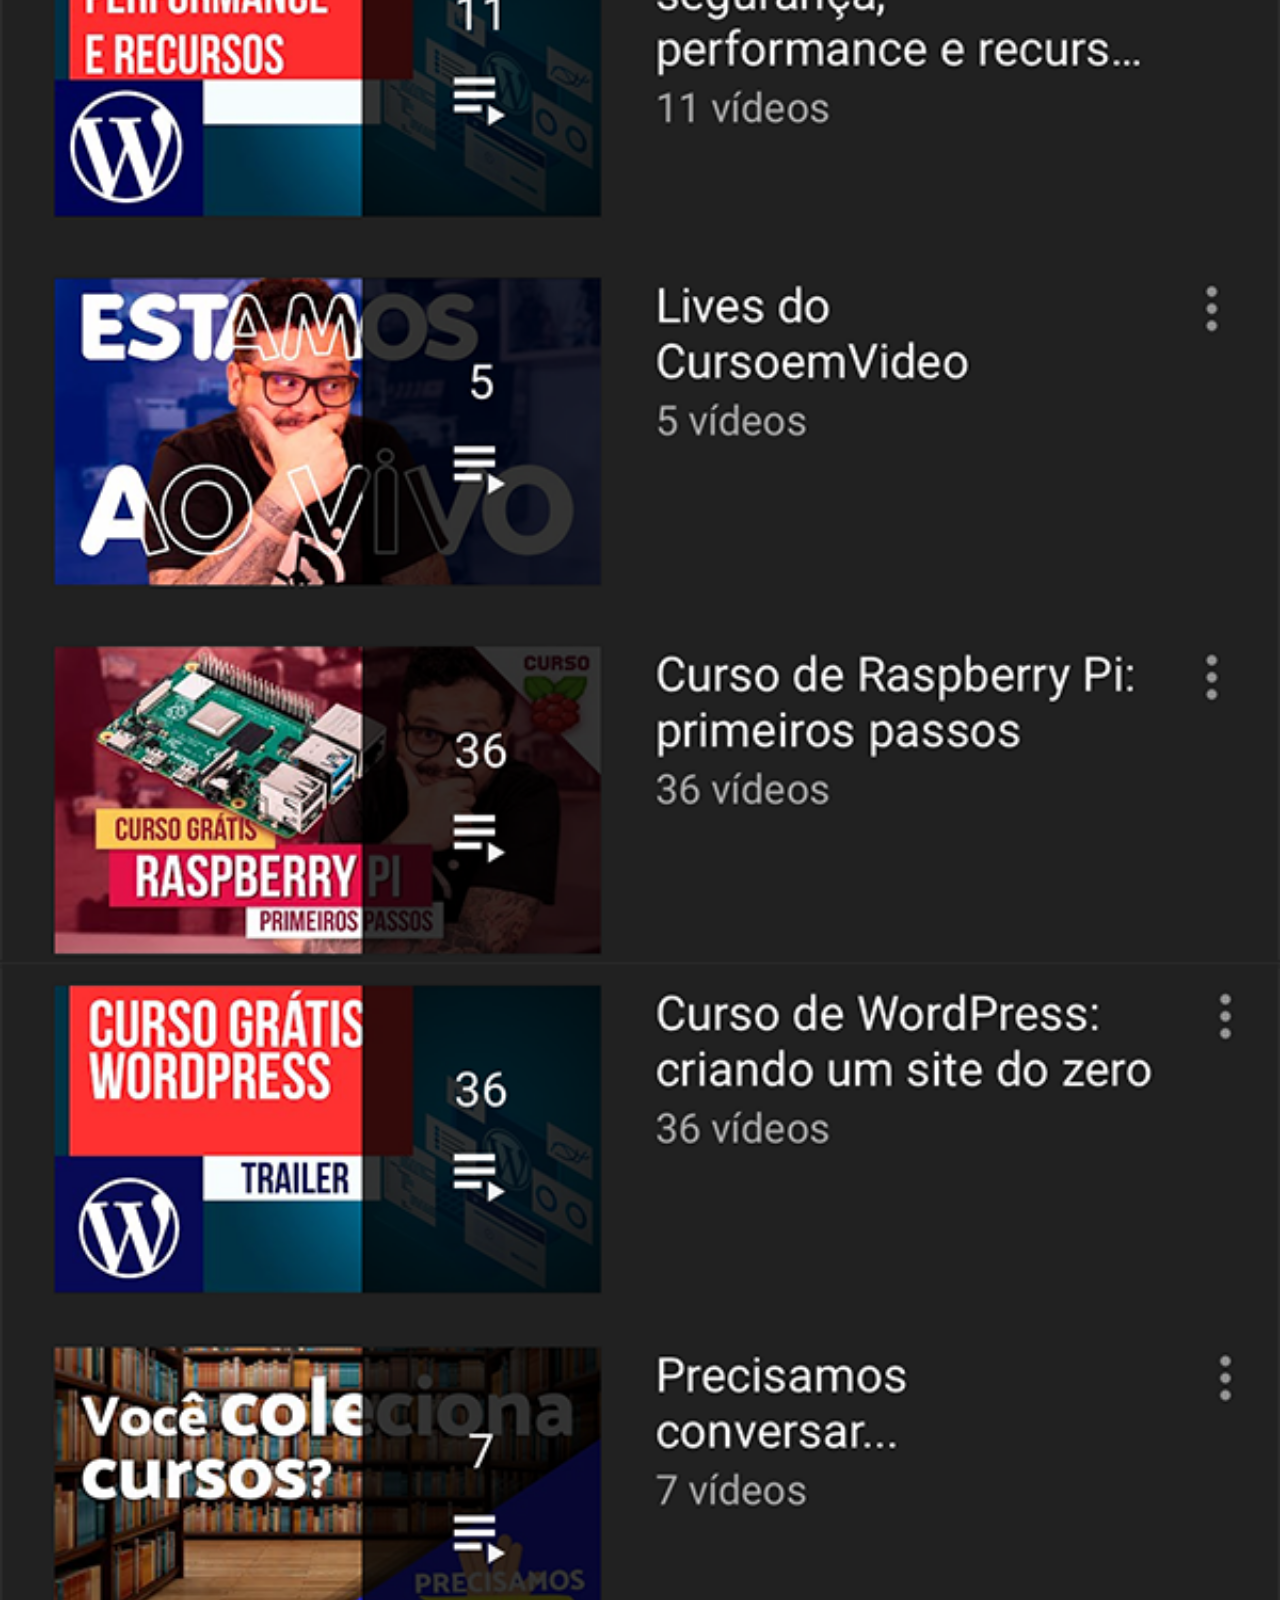
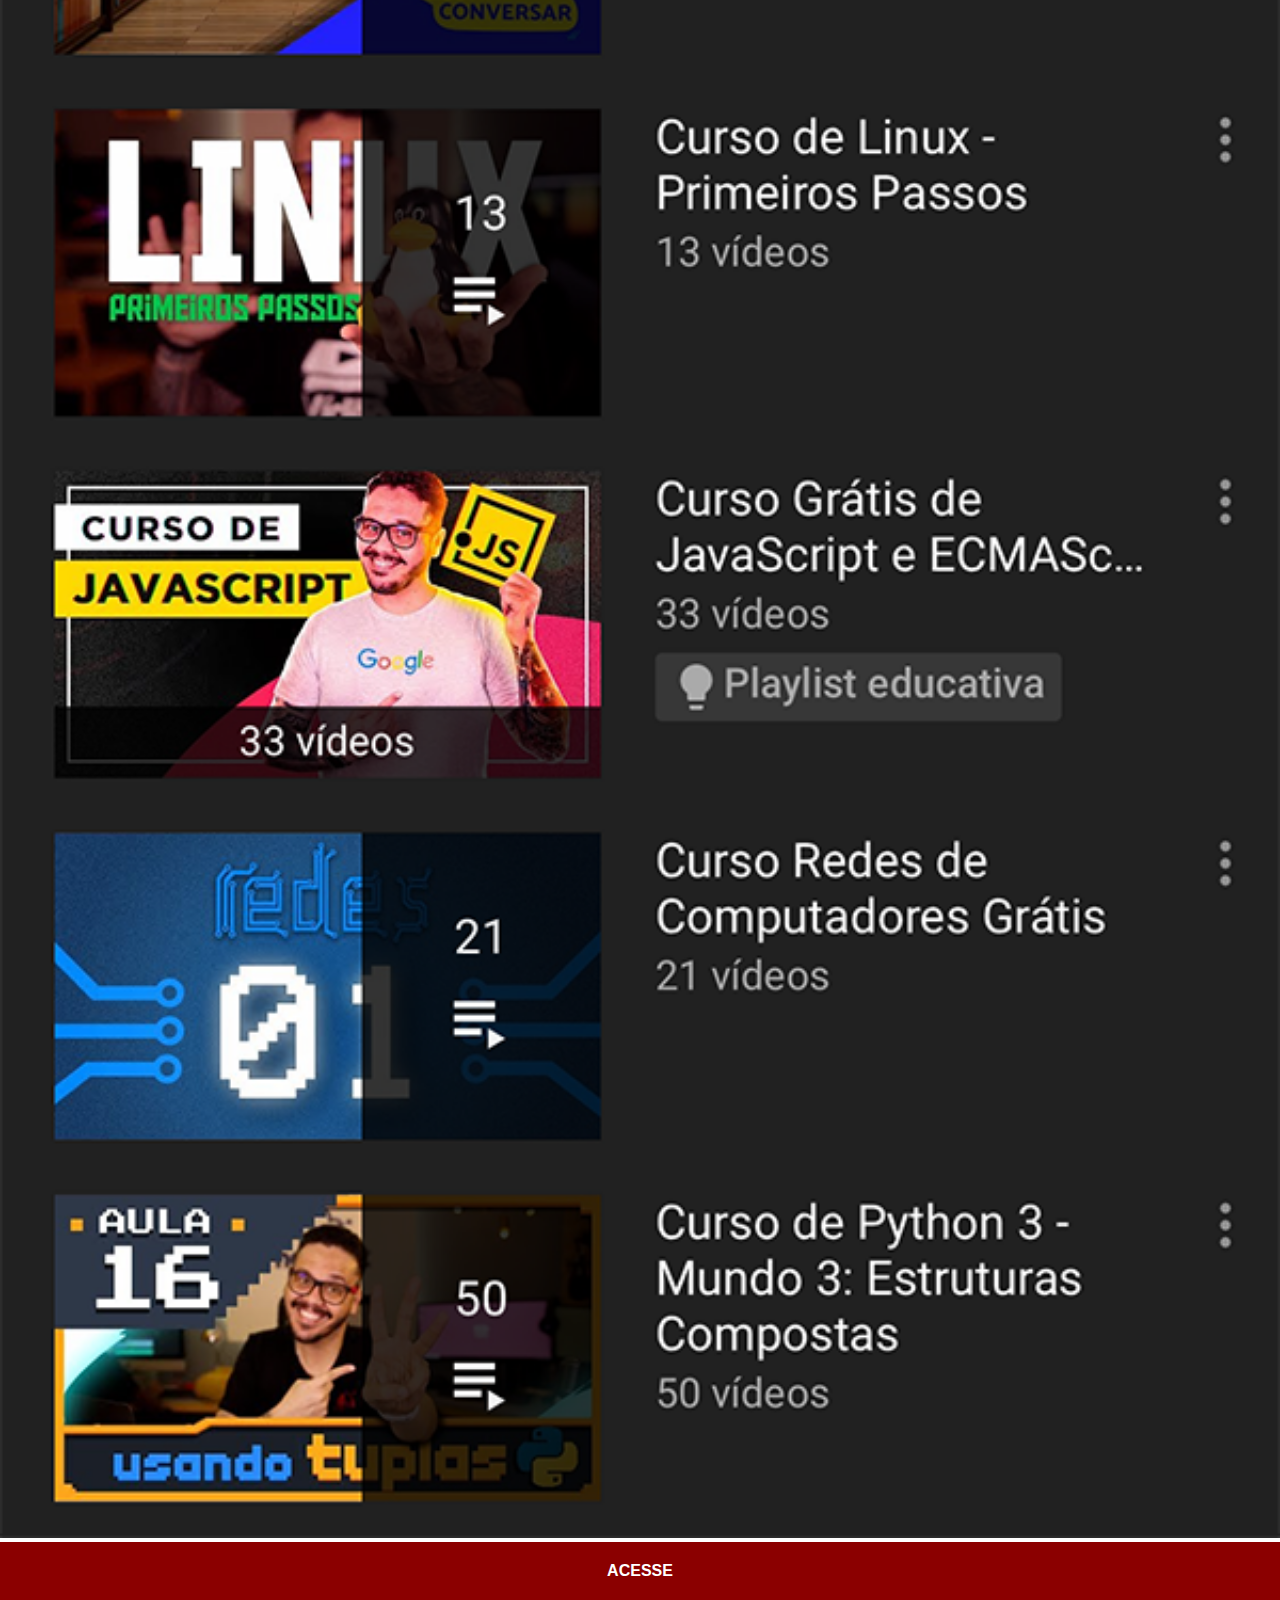
<file: youtube.html>
<!DOCTYPE html>
<html lang="pt-br">
<head>
    <meta charset="UTF-8">
    <meta http-equiv="X-UA-Compatible" content="IE=edge">
    <meta name="viewport" content="width=device-width, initial-scale=1.0">
    <title>Youtube</title>
    <link rel="stylesheet" href="estilos/social.css">
</head>
<body>
    <img src="imagens/tela-youtube.png" alt="Youtube">
    <a href="https://www.youtube.com/c/CursoemV%C3%ADdeo/playlists" target="_blank">ACESSE</a>
</body>
</html>
</file>
<file: estilos/style.css>
@charset "UTF-8";

* {
    margin: 0px;
    padding: 0px;
    font-family: Arial, Helvetica, sans-serif;
}

html, body {
    height: 100vh;
    width: 100vw;
    background-color: black;
}

body {
    background-image: url('../imagens/fundo-madeira.jpg');
    background-repeat: no-repeat;
    background-position: top center;
    background-size: cover;
    background-attachment: fixed;
}

main {
    position: relative;
    height: 100vh;
}

section#telefone {
    position: absolute;
    top: 50%;
    left: 50%;
    transform: translate(-50%, -50%);
    height: 627px;
    width: 311px;
    background-image: url('../imagens/frame-iphone.png');
    background-repeat: no-repeat;
}

iframe#tela {
    position: relative;
    top: 80px;
    left: 22px;
    width: 267px;
    height: 471px;
}

section#redes-sociais {
    text-align: right;
}

section#redes-sociais img {
    box-sizing: border-box;
    width: 50px;
    height: 50px;
    margin: 10px;   
    border-radius: 50%; 
    box-shadow: 2px 2px 5px rgba(0, 0, 0, 0.403);
}

section#redes-sociais img:hover {
    border: 2px solid rgba(255, 255, 255, 0.61);
    transform: translate(-3px, -3px);
    box-shadow: 5px 5px 10px rgba(0, 0, 0, 0.611);
    transition: transform 0.3s, border 0.1s;
}
</file>
<file: estilos/social.css>
@charset "UTF-8";

* {
    margin: 0px;
    padding: 0px;
    font-family: Arial, Helvetica, sans-serif;
}

::-webkit-scrollbar {
    width: 0px;
    height: 0px;
}

img {
    width: 100vw;
}

a {
    display: block;
    background-color: darkred;
    color: white;
    padding: 20px;
    text-align: center;
    font-weight: bolder;
    text-decoration: none;
}

a:hover {
    background-color: red;
}
</file>
